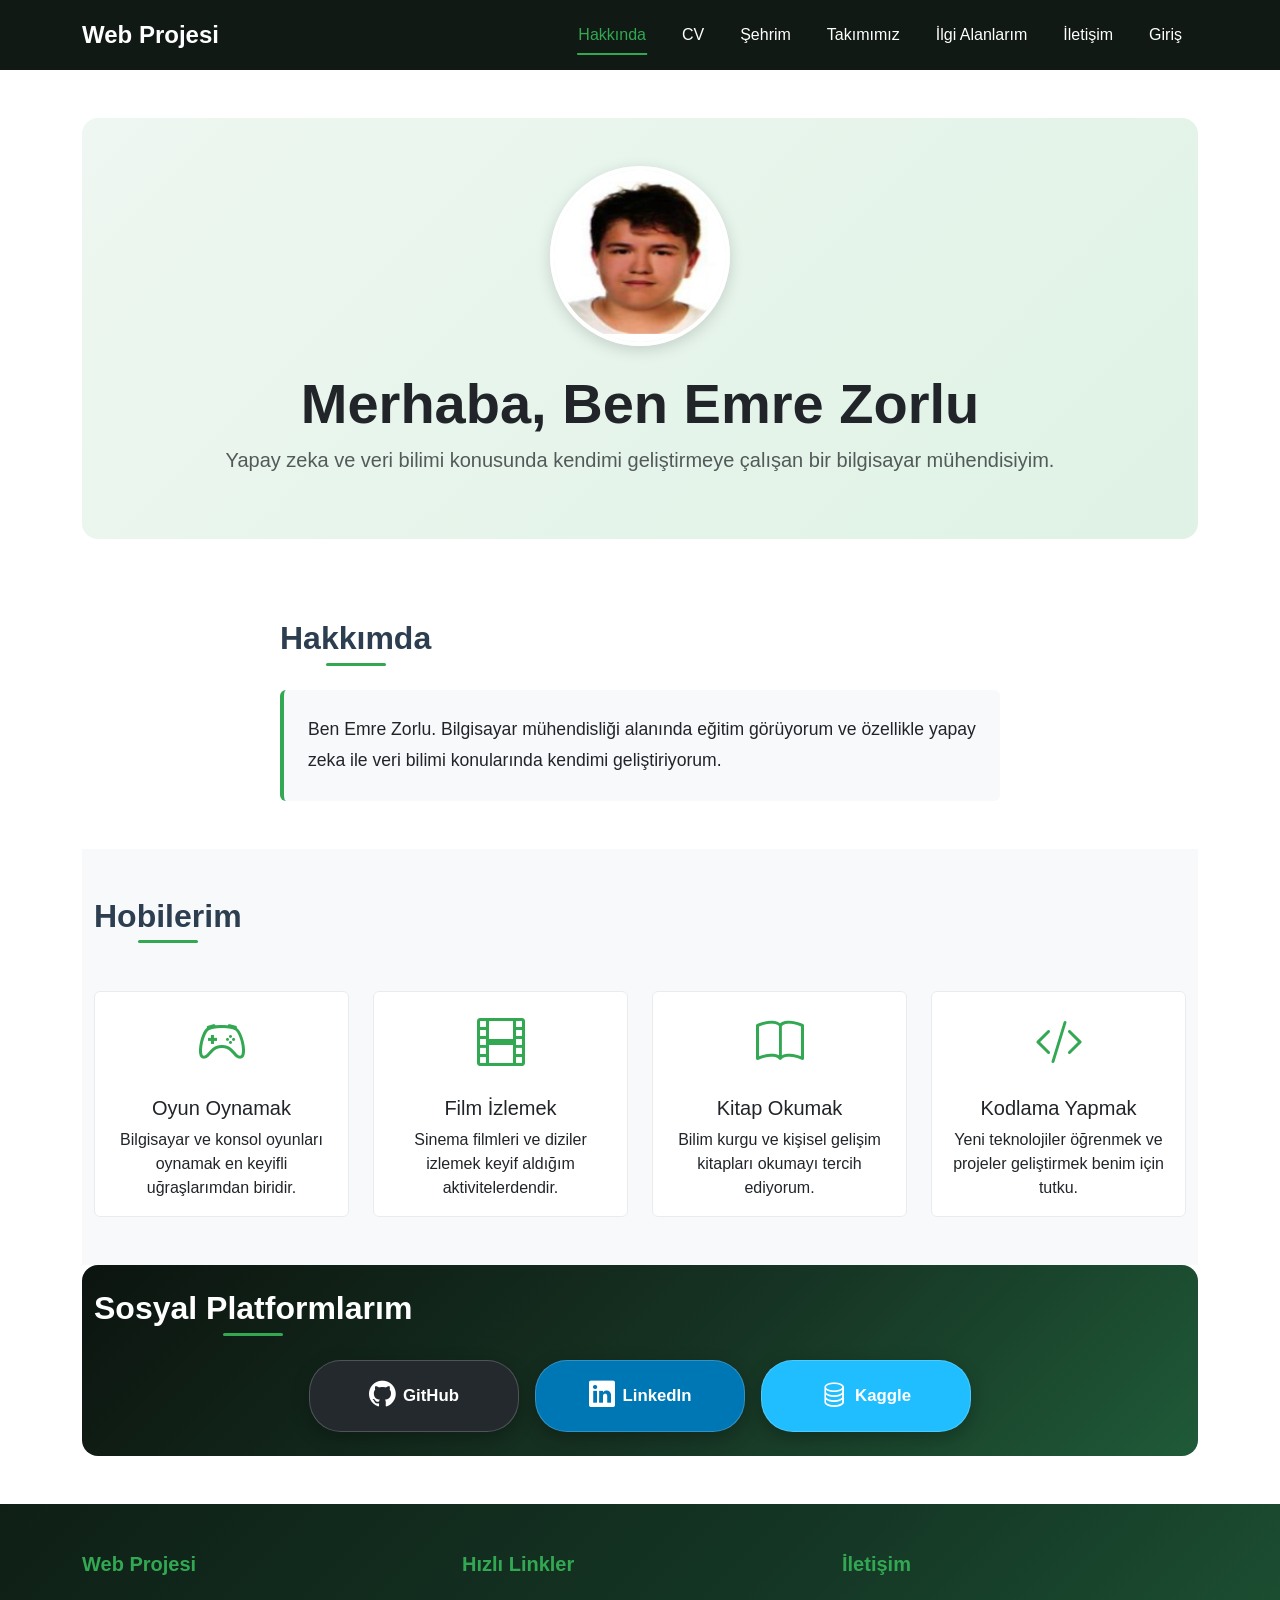
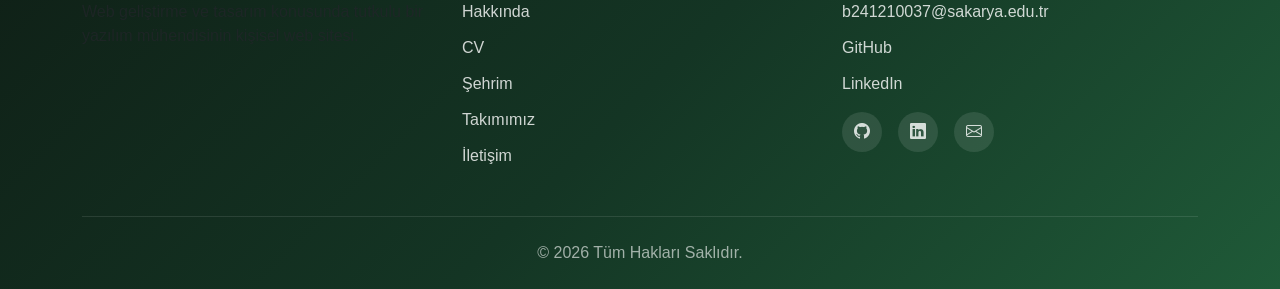
<file: index.html>
<!DOCTYPE html>
<html lang="tr">
<head>
    <meta charset="UTF-8">
    <meta name="viewport" content="width=device-width, initial-scale=1.0">
    <title>Hakkında - Web Projesi</title>
    <meta name="description" content="Web geliştirme ve tasarım konusunda tutkulu bir yazılım mühendisinin kişisel web sitesi.">
    <link rel="stylesheet" href="https://cdn.jsdelivr.net/npm/bootstrap@5.3.2/dist/css/bootstrap.min.css">
    <link rel="stylesheet" href="https://cdn.jsdelivr.net/npm/bootstrap-icons@1.11.1/font/bootstrap-icons.css">
    <link rel="stylesheet" href="css/style.css">
</head>
<body>
    <nav class="navbar navbar-dark fixed-top">
        <div class="container">
            <a class="navbar-brand" href="index.html">Web Projesi</a>
            <ul class="navbar-nav ms-auto">
                <li class="nav-item"><a class="nav-link active" href="index.html">Hakkında</a></li>
                <li class="nav-item"><a class="nav-link" href="cv.html">CV</a></li>
                <li class="nav-item"><a class="nav-link" href="sehir.html">Şehrim</a></li>
                <li class="nav-item"><a class="nav-link" href="takim.html">Takımımız</a></li>
                <li class="nav-item"><a class="nav-link" href="ilgi.html">İlgi Alanlarım</a></li>
                <li class="nav-item"><a class="nav-link" href="iletisim.html">İletişim</a></li>
                <li class="nav-item"><a class="nav-link" href="login.html">Giriş</a></li>
            </ul>
        </div>
    </nav>

    <main class="container my-5">
        <section id="hero" class="hero-section text-center py-5">
            <div class="container">
                <div class="row align-items-center">
                    <div class="col-12">
                        <img src="img/profil.png" alt="Profil Fotoğrafı" class="hero-profile-img mb-4">
                        <h1 class="display-4 fw-bold">Merhaba, Ben Emre Zorlu</h1>
                        <p class="lead text-muted">Yapay zeka ve veri bilimi konusunda kendimi geliştirmeye çalışan bir bilgisayar mühendisiyim.</p>
                    </div>
                </div>
            </div>
        </section>

        <section id="hakkimda" class="py-5">
            <div class="container">
                <div class="row justify-content-center">
                    <div class="col-lg-8">
                        <h2 class="section-title text-center mb-4">Hakkımda</h2>
                        <div class="about-content bg-light p-4 rounded">
                            <p class="mb-0">Ben Emre Zorlu. Bilgisayar mühendisliği alanında eğitim görüyorum ve özellikle yapay zeka ile veri bilimi konularında kendimi geliştiriyorum.</p>
                        </div>
                    </div>
                </div>
            </div>
        </section>

        <section id="hobiler" class="py-5 bg-light">
            <div class="container">
                <h2 class="section-title text-center mb-5">Hobilerim</h2>
                <div class="row g-4">
                    <div class="col-md-6 col-lg-3">
                        <article class="card h-100">
                            <div class="card-body text-center">
                                <i class="bi bi-controller hobby-icon"></i>
                                <h3 class="h5 card-title mt-3">Oyun Oynamak</h3>
                                <p class="card-text">Bilgisayar ve konsol oyunları oynamak en keyifli uğraşlarımdan biridir.</p>
                            </div>
                        </article>
                    </div>
                    <div class="col-md-6 col-lg-3">
                        <article class="card h-100">
                            <div class="card-body text-center">
                                <i class="bi bi-film hobby-icon"></i>
                                <h3 class="h5 card-title mt-3">Film İzlemek</h3>
                                <p class="card-text">Sinema filmleri ve diziler izlemek keyif aldığım aktivitelerdendir.</p>
                            </div>
                        </article>
                    </div>
                    <div class="col-md-6 col-lg-3">
                        <article class="card h-100">
                            <div class="card-body text-center">
                                <i class="bi bi-book hobby-icon"></i>
                                <h3 class="h5 card-title mt-3">Kitap Okumak</h3>
                                <p class="card-text">Bilim kurgu ve kişisel gelişim kitapları okumayı tercih ediyorum.</p>
                            </div>
                        </article>
                    </div>
                    <div class="col-md-6 col-lg-3">
                        <article class="card h-100">
                            <div class="card-body text-center">
                                <i class="bi bi-code-slash hobby-icon"></i>
                                <h3 class="h5 card-title mt-3">Kodlama Yapmak</h3>
                                <p class="card-text">Yeni teknolojiler öğrenmek ve projeler geliştirmek benim için tutku.</p>
                            </div>
                        </article>
                    </div>
                </div>
            </div>
        </section>

        <section id="sosyal" class="py-4 text-white">
            <div class="container">
                <h2 class="section-title text-center mb-4">Sosyal Platformlarım</h2>
                <div class="row justify-content-center g-3">
                    <div class="col-auto">
                        <a href="https://github.com/emrezorlu1239" target="_blank" class="social-btn github-btn">
                            <i class="bi bi-github"></i>
                            <span>GitHub</span>
                        </a>
                    </div>
                    <div class="col-auto">
                        <a href="https://www.linkedin.com/in/emre-zorlu-61131b31a/" target="_blank" class="social-btn linkedin-btn">
                            <i class="bi bi-linkedin"></i>
                            <span>LinkedIn</span>
                        </a>
                    </div>
                    <div class="col-auto">
                        <a href="https://www.kaggle.com" target="_blank" class="social-btn kaggle-btn">
                            <i class="bi bi-database"></i>
                            <span>Kaggle</span>
                        </a>
                    </div>
                </div>
            </div>
        </section>
    </main>

    <footer>
        <div class="container">
            <div class="row">
                <div class="col-md-4 mb-4 mb-md-0">
                    <h5>Web Projesi</h5>
                    <p class="text-muted">Web geliştirme ve tasarım konusunda tutkulu bir yazılım mühendisinin kişisel web sitesi.</p>
                </div>
                <div class="col-md-4 mb-4 mb-md-0">
                    <h5>Hızlı Linkler</h5>
                    <ul>
                        <li><a href="index.html">Hakkında</a></li>
                        <li><a href="cv.html">CV</a></li>
                        <li><a href="sehir.html">Şehrim</a></li>
                        <li><a href="takim.html">Takımımız</a></li>
                        <li><a href="iletisim.html">İletişim</a></li>
                    </ul>
                </div>
                <div class="col-md-4">
                    <h5>İletişim</h5>
                    <ul>
                        <li><a href="mailto:b241210037@sakarya.edu.tr">b241210037@sakarya.edu.tr</a></li>
                        <li><a href="https://github.com/emrezorlu1239" target="_blank">GitHub</a></li>
                        <li><a href="https://www.linkedin.com/in/emre-zorlu-61131b31a/" target="_blank">LinkedIn</a></li>
                    </ul>
                    <div class="footer-social">
                        <a href="https://github.com/emrezorlu1239" target="_blank"><i class="bi bi-github"></i></a>
                        <a href="https://www.linkedin.com/in/emre-zorlu-61131b31a/" target="_blank"><i class="bi bi-linkedin"></i></a>
                        <a href="mailto:b241210037@sakarya.edu.tr"><i class="bi bi-envelope"></i></a>
                    </div>
                </div>
            </div>
            <div class="footer-bottom">
                <p class="mb-0">&copy; 2026 Tüm Hakları Saklıdır.</p>
            </div>
        </div>
    </footer>

    <script src="https://cdn.jsdelivr.net/npm/bootstrap@5.3.2/dist/js/bootstrap.bundle.min.js"></script>
    <script src="js/main.js"></script>
</body>
</html>
</file>
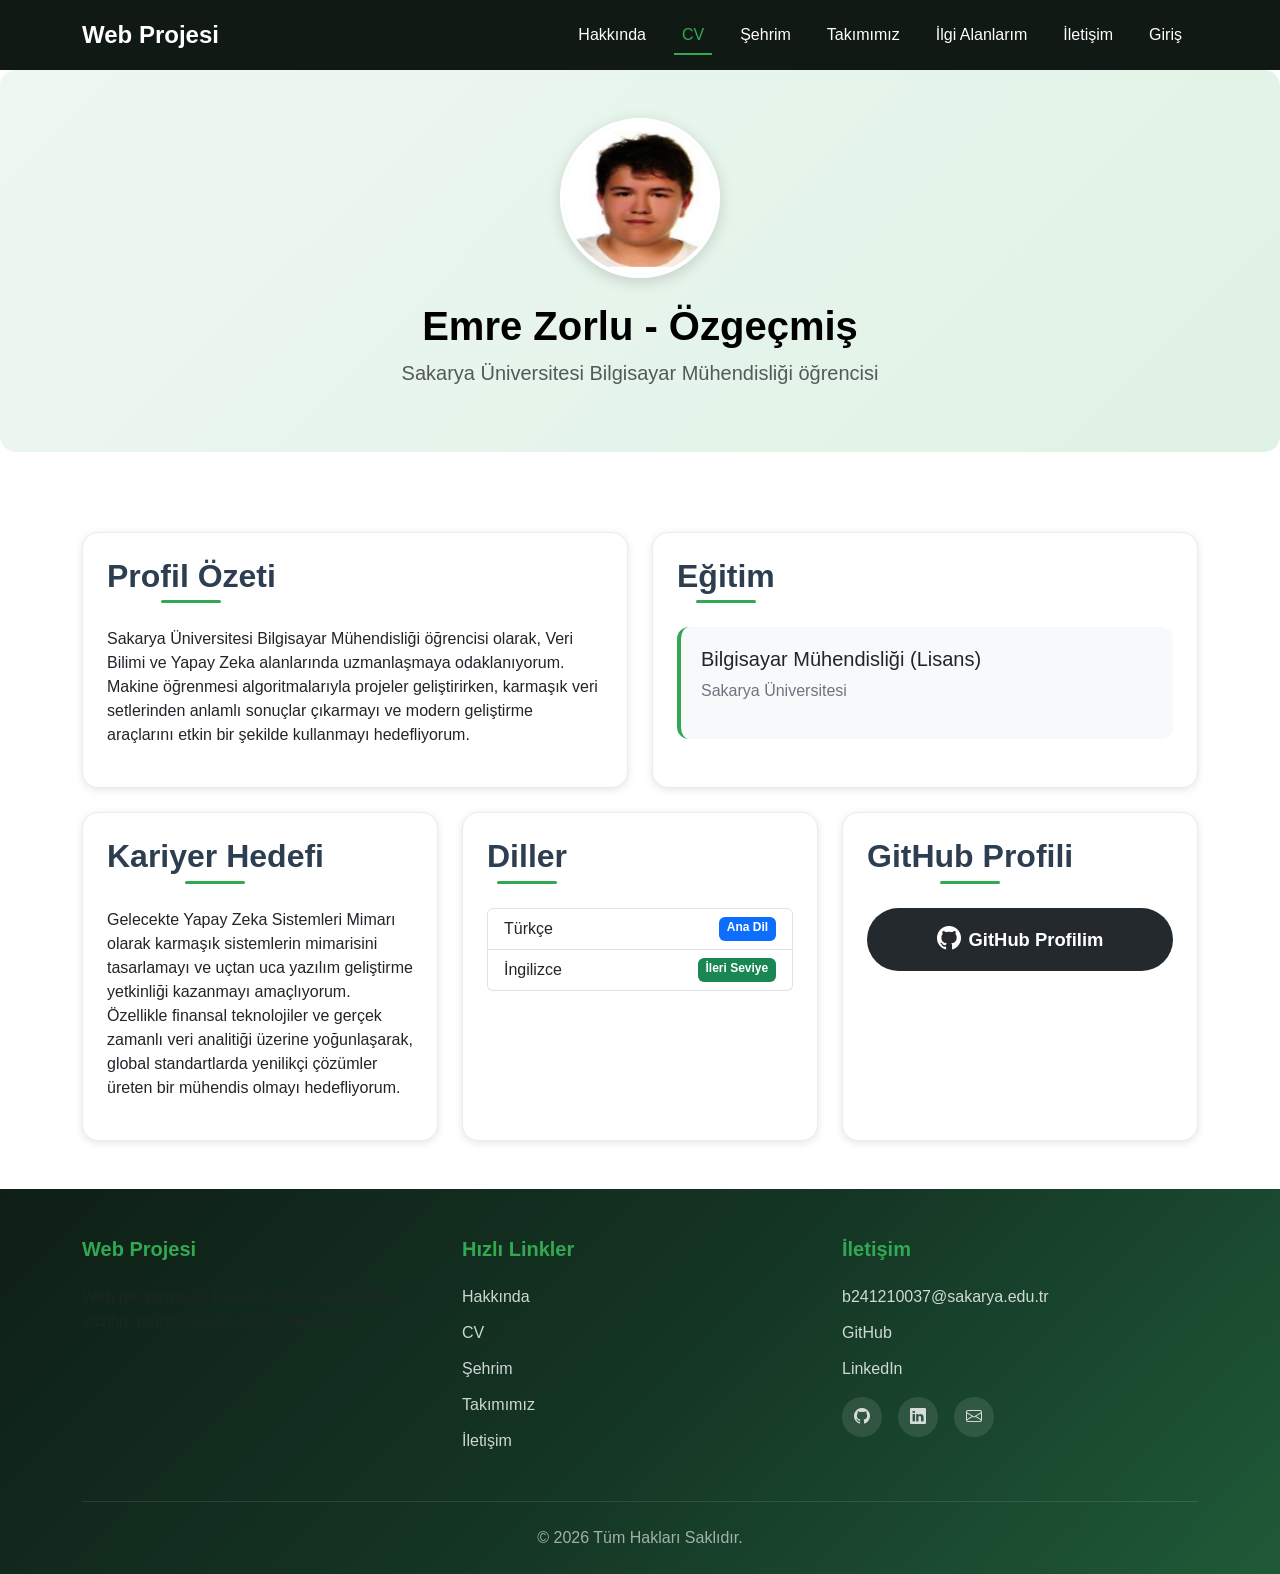
<file: cv.html>
<!DOCTYPE html>
<html lang="tr">
<head>
    <meta charset="UTF-8">
    <meta name="viewport" content="width=device-width, initial-scale=1.0">
    <title>CV - Özgeçmiş | Web Projesi</title>
    <meta name="description" content="Yazılım mühendisi özgeçmişi. Eğitim, deneyim ve teknik beceriler.">
    <link rel="stylesheet" href="https://cdn.jsdelivr.net/npm/bootstrap@5.3.2/dist/css/bootstrap.min.css">
    <link rel="stylesheet" href="https://cdn.jsdelivr.net/npm/bootstrap-icons@1.11.1/font/bootstrap-icons.css">
    <link rel="stylesheet" href="css/style.css">
</head>
<body>
    <nav class="navbar navbar-dark fixed-top">
        <div class="container">
            <a class="navbar-brand" href="index.html">Web Projesi</a>
            <ul class="navbar-nav ms-auto">
                <li class="nav-item"><a class="nav-link" href="index.html">Hakkında</a></li>
                <li class="nav-item"><a class="nav-link active" href="cv.html">CV</a></li>
                <li class="nav-item"><a class="nav-link" href="sehir.html">Şehrim</a></li>
                <li class="nav-item"><a class="nav-link" href="takim.html">Takımımız</a></li>
                <li class="nav-item"><a class="nav-link" href="ilgi.html">İlgi Alanlarım</a></li>
                <li class="nav-item"><a class="nav-link" href="iletisim.html">İletişim</a></li>
                <li class="nav-item"><a class="nav-link" href="login.html">Giriş</a></li>
            </ul>
        </div>
    </nav>

    <header class="cv-header text-center py-5">
        <div class="container">
            <div class="row justify-content-center">
                <div class="col-lg-8">
                    <img src="img/profil.png" alt="Profil Fotoğrafı" class="cv-profile-img mb-4">
                    <h1>Emre Zorlu - Özgeçmiş</h1>
                    <p class="lead text-muted">Sakarya Üniversitesi Bilgisayar Mühendisliği öğrencisi</p>
                </div>
            </div>
        </div>
    </header>

    <main class="container my-5">
        <section id="cv-icerik" class="row g-4">
            <article class="col-lg-6">
                <section class="cv-card">
                    <h2 class="section-title mb-4">Profil Özeti</h2>
                    <p>Sakarya Üniversitesi Bilgisayar Mühendisliği öğrencisi olarak, Veri Bilimi ve Yapay Zeka alanlarında uzmanlaşmaya odaklanıyorum. Makine öğrenmesi algoritmalarıyla projeler geliştirirken, karmaşık veri setlerinden anlamlı sonuçlar çıkarmayı ve modern geliştirme araçlarını etkin bir şekilde kullanmayı hedefliyorum.</p>
                </section>
            </article>
            <article class="col-lg-6">
                <section class="cv-card">
                    <h2 class="section-title mb-4">Eğitim</h2>
                    <div class="edu-card">
                        <h3 class="h5">Bilgisayar Mühendisliği (Lisans)</h3>
                        <p class="edu-school">Sakarya Üniversitesi</p>
                    </div>
                </section>
            </article>
            <article class="col-lg-4">
                <section class="cv-card">
                    <h2 class="section-title mb-4">Kariyer Hedefi</h2>
                    <p>Gelecekte Yapay Zeka Sistemleri Mimarı olarak karmaşık sistemlerin mimarisini tasarlamayı ve uçtan uca yazılım geliştirme yetkinliği kazanmayı amaçlıyorum. Özellikle finansal teknolojiler ve gerçek zamanlı veri analitiği üzerine yoğunlaşarak, global standartlarda yenilikçi çözümler üreten bir mühendis olmayı hedefliyorum.</p>
                </section>
            </article>
            <article class="col-lg-4">
                <section class="cv-card">
                    <h2 class="section-title mb-4">Diller</h2>
                    <ul class="list-group">
                        <li class="list-group-item d-flex justify-content-between">Türkçe<span class="badge bg-primary">Ana Dil</span></li>
                        <li class="list-group-item d-flex justify-content-between">İngilizce<span class="badge bg-success">İleri Seviye</span></li>
                    </ul>
                </section>
            </article>
            <article class="col-lg-4">
                <section class="cv-card">
                    <h2 class="section-title mb-4">GitHub Profili</h2>
                    <div class="text-center">
                        <a href="https://github.com/emrezorlu1239" target="_blank" class="github-card-btn btn-lg">
                            <i class="bi bi-github fs-4"></i> GitHub Profilim
                        </a>
                    </div>
                </section>
            </article>
        </section>
    </main>

    <footer>
        <div class="container">
            <div class="row">
                <div class="col-md-4 mb-4 mb-md-0">
                    <h5>Web Projesi</h5>
                    <p class="text-muted">Web geliştirme ve tasarım konusunda tutkulu bir yazılım mühendisinin kişisel web sitesi.</p>
                </div>
                <div class="col-md-4 mb-4 mb-md-0">
                    <h5>Hızlı Linkler</h5>
                    <ul>
                        <li><a href="index.html">Hakkında</a></li>
                        <li><a href="cv.html">CV</a></li>
                        <li><a href="sehir.html">Şehrim</a></li>
                        <li><a href="takim.html">Takımımız</a></li>
                        <li><a href="iletisim.html">İletişim</a></li>
                    </ul>
                </div>
                <div class="col-md-4">
                    <h5>İletişim</h5>
                    <ul>
                        <li><a href="mailto:b241210037@sakarya.edu.tr">b241210037@sakarya.edu.tr</a></li>
                        <li><a href="https://github.com/emrezorlu1239" target="_blank">GitHub</a></li>
                        <li><a href="https://www.linkedin.com/in/emre-zorlu-61131b31a/" target="_blank">LinkedIn</a></li>
                    </ul>
                    <div class="footer-social">
                        <a href="https://github.com/emrezorlu1239" target="_blank"><i class="bi bi-github"></i></a>
                        <a href="https://www.linkedin.com/in/emre-zorlu-61131b31a/" target="_blank"><i class="bi bi-linkedin"></i></a>
                        <a href="mailto:b241210037@sakarya.edu.tr"><i class="bi bi-envelope"></i></a>
                    </div>
                </div>
            </div>
            <div class="footer-bottom">
                <p class="mb-0">&copy; 2026 Tüm Hakları Saklıdır.</p>
            </div>
        </div>
    </footer>

    <script src="https://cdn.jsdelivr.net/npm/bootstrap@5.3.2/dist/js/bootstrap.bundle.min.js"></script>
    <script src="js/main.js"></script>
</body>
</html>
</file>
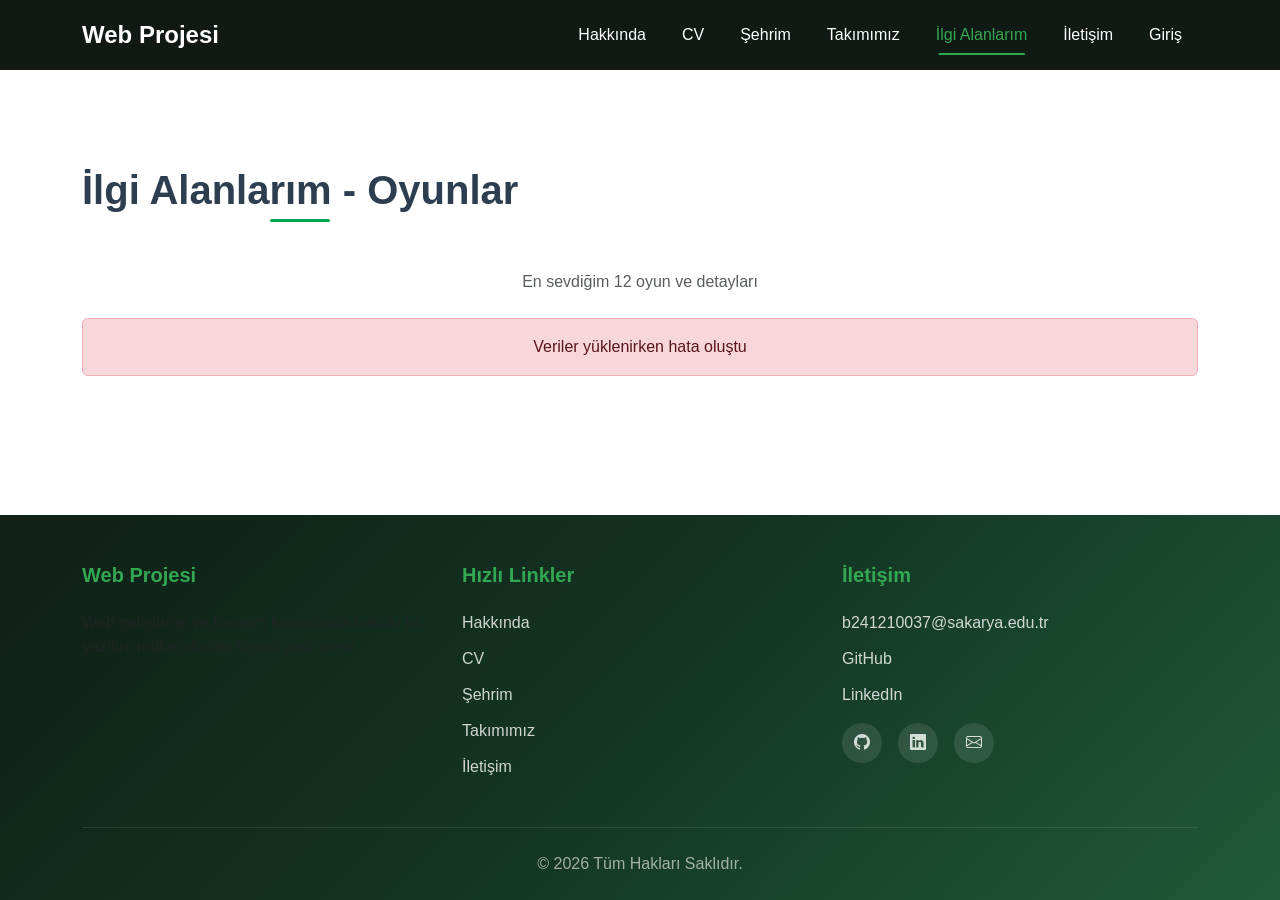
<file: ilgi.html>
<!DOCTYPE html>
<html lang="tr">
<head>
    <meta charset="UTF-8">
    <meta name="viewport" content="width=device-width, initial-scale=1.0">
    <title>İlgi Alanlarım - Oyunlar | Web Projesi</title>
    <meta name="description" content="En sevdiğim 12 popüler oyun.">
    <link rel="stylesheet" href="https://cdn.jsdelivr.net/npm/bootstrap@5.3.2/dist/css/bootstrap.min.css">
    <link rel="stylesheet" href="https://cdn.jsdelivr.net/npm/bootstrap-icons@1.11.1/font/bootstrap-icons.css">
    <link rel="stylesheet" href="css/style.css">
</head>
<body>
    <nav class="navbar navbar-dark fixed-top">
        <div class="container">
            <a class="navbar-brand" href="index.html">Web Projesi</a>
            <ul class="navbar-nav ms-auto">
                <li class="nav-item"><a class="nav-link" href="index.html">Hakkında</a></li>
                <li class="nav-item"><a class="nav-link" href="cv.html">CV</a></li>
                <li class="nav-item"><a class="nav-link" href="sehir.html">Şehrim</a></li>
                <li class="nav-item"><a class="nav-link" href="takim.html">Takımımız</a></li>
                <li class="nav-item"><a class="nav-link active" href="ilgi.html">İlgi Alanlarım</a></li>
                <li class="nav-item"><a class="nav-link" href="iletisim.html">İletişim</a></li>
                <li class="nav-item"><a class="nav-link" href="login.html">Giriş</a></li>
            </ul>
        </div>
    </nav>

    <main class="container my-5 py-5">
        <h1 class="text-center mb-5 section-title games-section-title">İlgi Alanlarım - Oyunlar</h1>
        <p class="text-center text-muted mb-4">En sevdiğim 12 oyun ve detayları</p>

        <div id="spinner" class="text-center my-5">
            <div class="spinner-border text-success spinner-lg" role="status">
                <span class="visually-hidden">Yükleniyor...</span>
            </div>
            <p class="mt-3 text-muted">Oyunlar yükleniyor...</p>
        </div>

        <div id="errorMsg" class="alert alert-danger text-center d-none" role="alert">
            Veriler yüklenirken hata oluştu
        </div>

        <div id="gamesContainer" class="row g-4">
        </div>
    </main>

    <footer>
        <div class="container">
            <div class="row">
                <div class="col-md-4 mb-4 mb-md-0">
                    <h5>Web Projesi</h5>
                    <p class="text-muted">Web geliştirme ve tasarım konusunda tutkulu bir yazılım mühendisinin kişisel web sitesi.</p>
                </div>
                <div class="col-md-4 mb-4 mb-md-0">
                    <h5>Hızlı Linkler</h5>
                    <ul>
                        <li><a href="index.html">Hakkında</a></li>
                        <li><a href="cv.html">CV</a></li>
                        <li><a href="sehir.html">Şehrim</a></li>
                        <li><a href="takim.html">Takımımız</a></li>
                        <li><a href="iletisim.html">İletişim</a></li>
                    </ul>
                </div>
                <div class="col-md-4">
                    <h5>İletişim</h5>
                    <ul>
                        <li><a href="mailto:b241210037@sakarya.edu.tr">b241210037@sakarya.edu.tr</a></li>
                        <li><a href="https://github.com/emrezorlu1239" target="_blank">GitHub</a></li>
                        <li><a href="https://www.linkedin.com/in/emre-zorlu-61131b31a/" target="_blank">LinkedIn</a></li>
                    </ul>
                    <div class="footer-social">
                        <a href="https://github.com/emrezorlu1239" target="_blank"><i class="bi bi-github"></i></a>
                        <a href="https://www.linkedin.com/in/emre-zorlu-61131b31a/" target="_blank"><i class="bi bi-linkedin"></i></a>
                        <a href="mailto:b241210037@sakarya.edu.tr"><i class="bi bi-envelope"></i></a>
                    </div>
                </div>
            </div>
            <div class="footer-bottom">
                <p class="mb-0">&copy; 2026 Tüm Hakları Saklıdır.</p>
            </div>
        </div>
    </footer>

    <script src="https://cdn.jsdelivr.net/npm/bootstrap@5.3.2/dist/js/bootstrap.bundle.min.js"></script>
    <script src="js/main.js"></script>
</body>
</html>
</file>
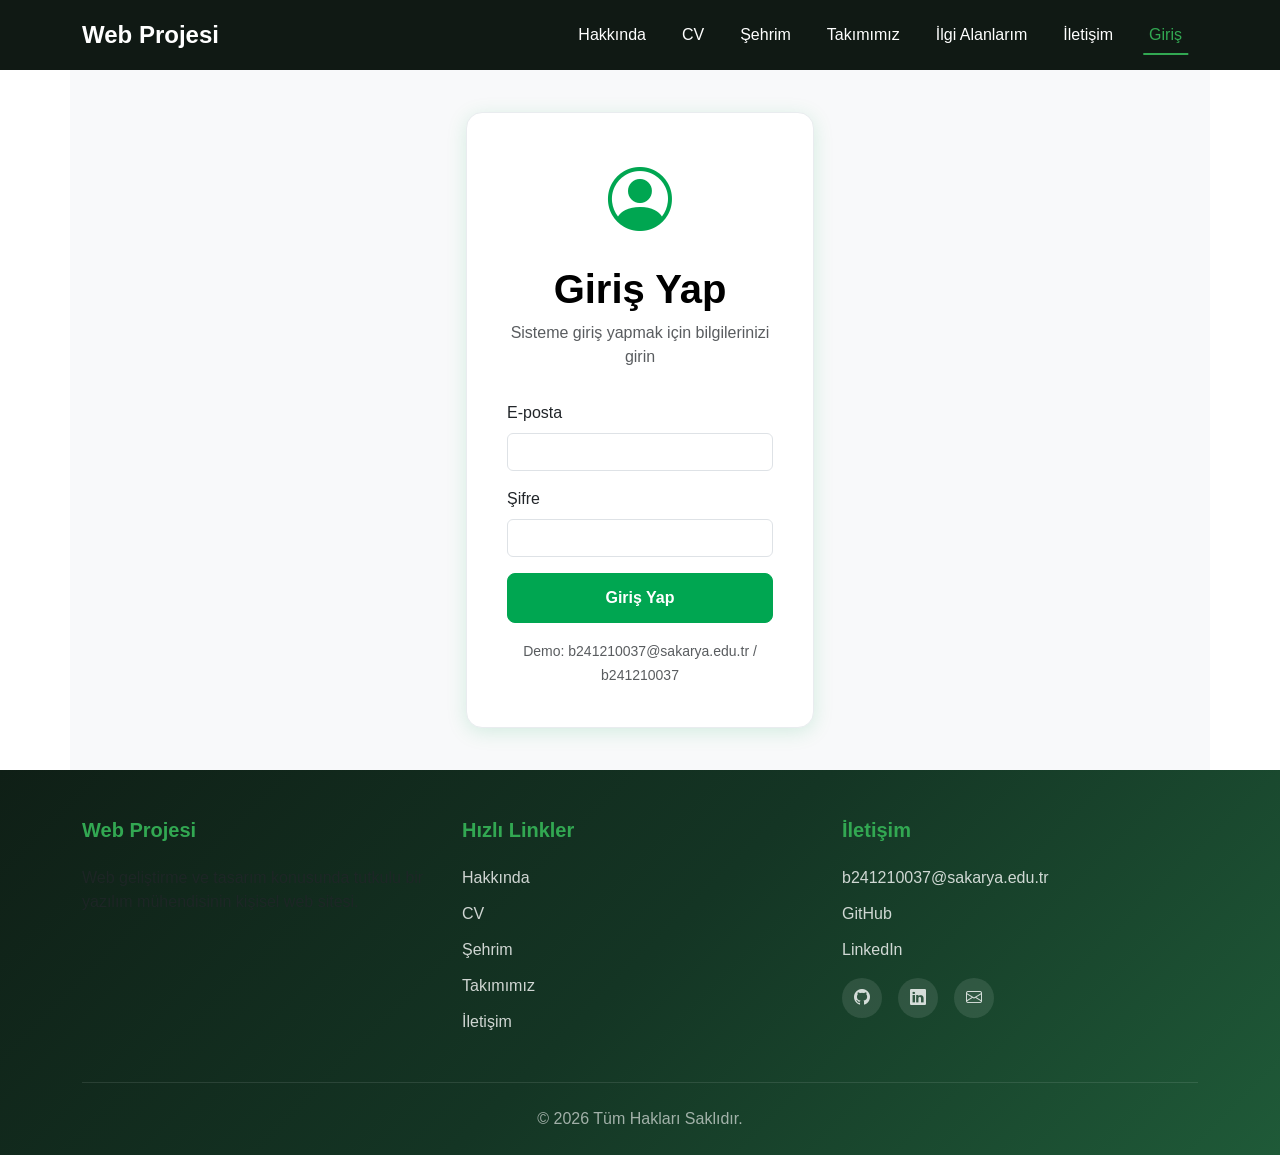
<file: login.html>
<!DOCTYPE html>
<html lang="tr">
<head>
    <meta charset="UTF-8">
    <meta name="viewport" content="width=device-width, initial-scale=1.0">
    <title>Giriş Yap | Web Projesi</title>
    <meta name="description" content="Giriş sayfası. Kullanıcı adı ve şifrenizle sisteme giriş yapabilirsiniz.">
    <link rel="stylesheet" href="https://cdn.jsdelivr.net/npm/bootstrap@5.3.2/dist/css/bootstrap.min.css">
    <link rel="stylesheet" href="https://cdn.jsdelivr.net/npm/bootstrap-icons@1.11.1/font/bootstrap-icons.css">
    <link rel="stylesheet" href="css/style.css">
</head>
<body>
    <nav class="navbar navbar-dark fixed-top">
        <div class="container">
            <a class="navbar-brand" href="index.html">Web Projesi</a>
            <ul class="navbar-nav ms-auto">
                <li class="nav-item"><a class="nav-link" href="index.html">Hakkında</a></li>
                <li class="nav-item"><a class="nav-link" href="cv.html">CV</a></li>
                <li class="nav-item"><a class="nav-link" href="sehir.html">Şehrim</a></li>
                <li class="nav-item"><a class="nav-link" href="takim.html">Takımımız</a></li>
                <li class="nav-item"><a class="nav-link" href="ilgi.html">İlgi Alanlarım</a></li>
                <li class="nav-item"><a class="nav-link" href="iletisim.html">İletişim</a></li>
                <li class="nav-item"><a class="nav-link active" href="login.html">Giriş</a></li>
            </ul>
        </div>
    </nav>

    <main class="container d-flex align-items-center justify-content-center login-page-main">
        <div class="row justify-content-center w-100">
            <div class="col-md-6 col-lg-4">
                <div class="login-card">
                    <div class="login-header">
                        <i class="bi bi-person-circle login-icon"></i>
                        <h1 class="mt-3">Giriş Yap</h1>
                        <p class="text-muted">Sisteme giriş yapmak için bilgilerinizi girin</p>
                    </div>
                    <div class="alert-error" id="errorMessage">
                        <i class="bi bi-exclamation-triangle-fill"></i> <span id="errorText">E-posta veya şifre hatalı!</span>
                    </div>
                    <form id="loginForm" action="php/login_islem.php" method="POST">
                        <div class="mb-3">
                            <label for="email" class="form-label">E-posta</label>
                            <input type="email" class="form-control" id="email" name="email">
                            <span class="login-error" id="emailLoginError"></span>
                        </div>
                        <div class="mb-3">
                            <label for="password" class="form-label">Şifre</label>
                            <input type="password" class="form-control" id="password" name="password">
                            <span class="login-error" id="passwordLoginError"></span>
                        </div>
                        <div class="d-grid mb-3">
                            <button type="submit" class="btn btn-login">Giriş Yap</button>
                        </div>
                        <div class="text-center">
                            <small class="text-muted">Demo: b241210037@sakarya.edu.tr / b241210037</small>
                        </div>
                    </form>
                </div>
            </div>
        </div>
    </main>

    <footer>
        <div class="container">
            <div class="row">
                <div class="col-md-4 mb-4 mb-md-0">
                    <h5>Web Projesi</h5>
                    <p class="text-muted">Web geliştirme ve tasarım konusunda tutkulu bir yazılım mühendisinin kişisel web sitesi.</p>
                </div>
                <div class="col-md-4 mb-4 mb-md-0">
                    <h5>Hızlı Linkler</h5>
                    <ul>
                        <li><a href="index.html">Hakkında</a></li>
                        <li><a href="cv.html">CV</a></li>
                        <li><a href="sehir.html">Şehrim</a></li>
                        <li><a href="takim.html">Takımımız</a></li>
                        <li><a href="iletisim.html">İletişim</a></li>
                    </ul>
                </div>
                <div class="col-md-4">
                    <h5>İletişim</h5>
                    <ul>
                        <li><a href="mailto:b241210037@sakarya.edu.tr">b241210037@sakarya.edu.tr</a></li>
                        <li><a href="https://github.com/emrezorlu1239" target="_blank">GitHub</a></li>
                        <li><a href="https://www.linkedin.com/in/emre-zorlu-61131b31a/" target="_blank">LinkedIn</a></li>
                    </ul>
                    <div class="footer-social">
                        <a href="https://github.com/emrezorlu1239" target="_blank"><i class="bi bi-github"></i></a>
                        <a href="https://www.linkedin.com/in/emre-zorlu-61131b31a/" target="_blank"><i class="bi bi-linkedin"></i></a>
                        <a href="mailto:b241210037@sakarya.edu.tr"><i class="bi bi-envelope"></i></a>
                    </div>
                </div>
            </div>
            <div class="footer-bottom">
                <p class="mb-0">&copy; 2026 Tüm Hakları Saklıdır.</p>
            </div>
        </div>
    </footer>

    <script src="https://cdn.jsdelivr.net/npm/bootstrap@5.3.2/dist/js/bootstrap.bundle.min.js"></script>
    <script src="js/main.js"></script>
</body>
</html>
</file>
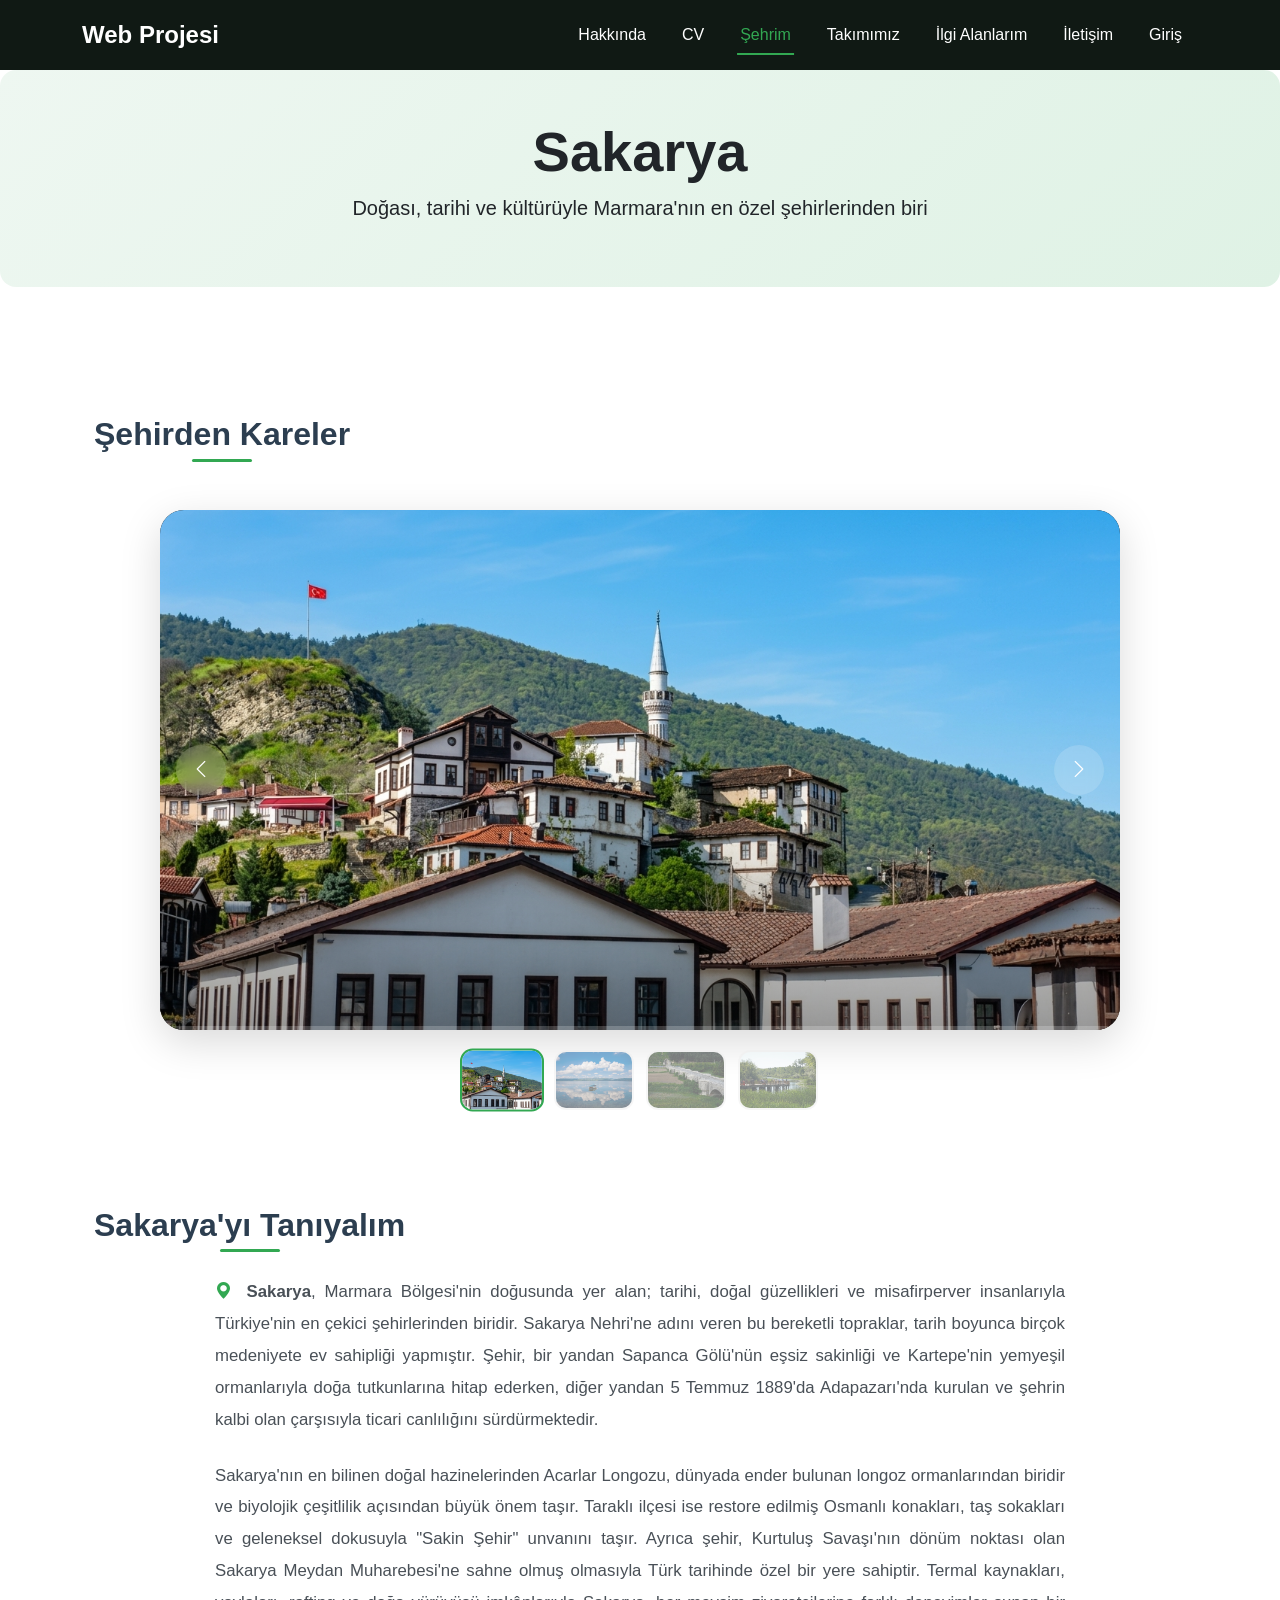
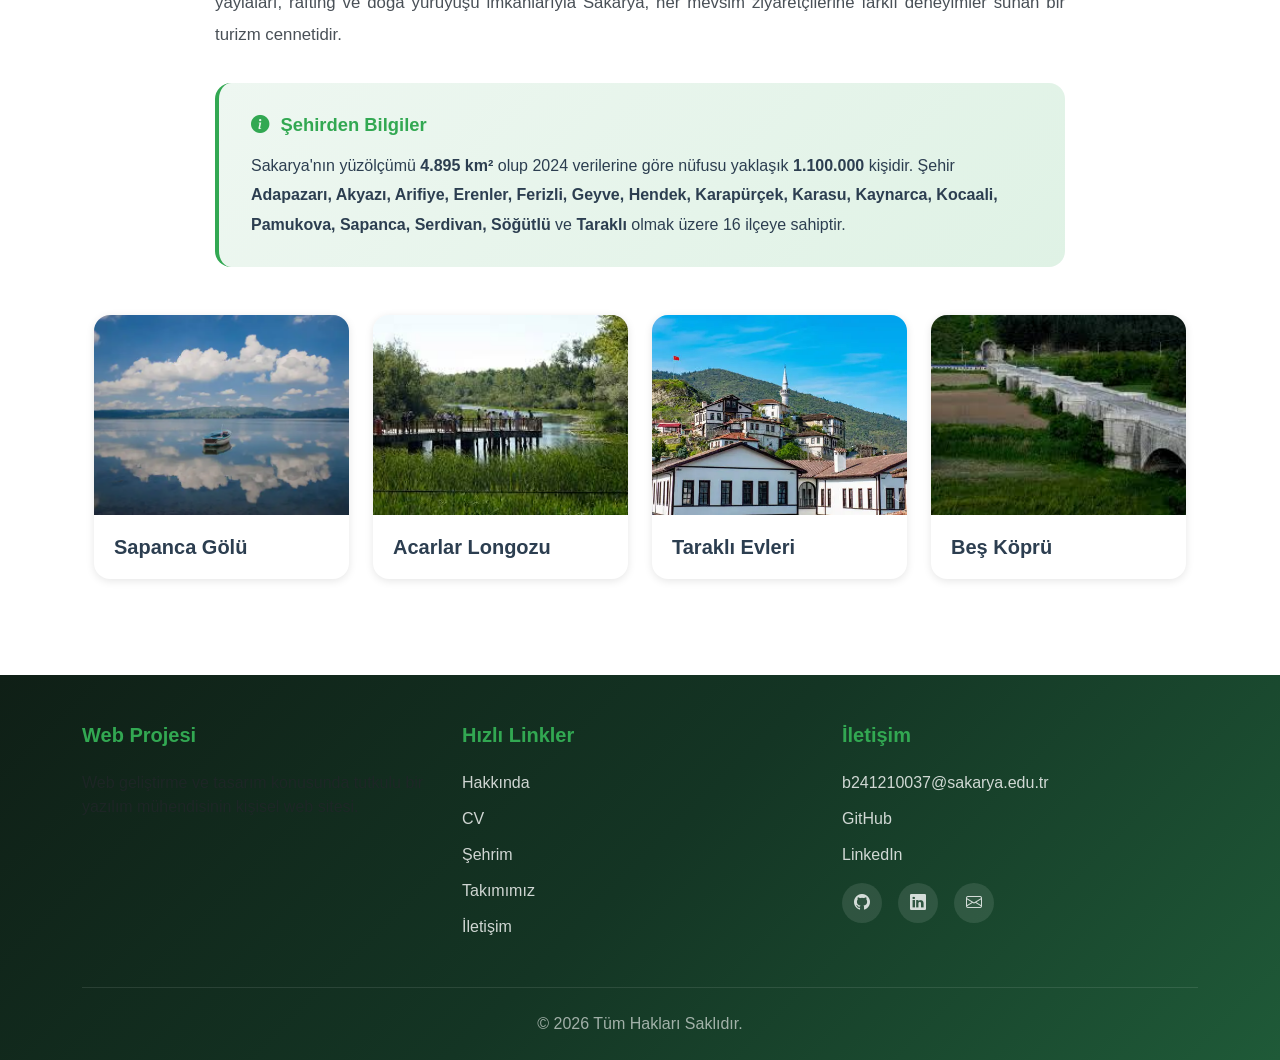
<file: sehir.html>
<!DOCTYPE html>
<html lang="tr">
<head>
    <meta charset="UTF-8">
    <meta name="viewport" content="width=device-width, initial-scale=1.0">
    <title>Şehrim - Sakarya | Web Projesi</title>
    <meta name="description" content="Sakarya şehri tanıtımı ve şehirden fotoğraflar.">
    <link rel="stylesheet" href="https://cdn.jsdelivr.net/npm/bootstrap@5.3.2/dist/css/bootstrap.min.css">
    <link rel="stylesheet" href="https://cdn.jsdelivr.net/npm/bootstrap-icons@1.11.1/font/bootstrap-icons.css">
    <link rel="stylesheet" href="css/style.css">
</head>
<body>
    <nav class="navbar navbar-dark fixed-top">
        <div class="container">
            <a class="navbar-brand" href="index.html">Web Projesi</a>
            <ul class="navbar-nav ms-auto">
                <li class="nav-item"><a class="nav-link" href="index.html">Hakkında</a></li>
                <li class="nav-item"><a class="nav-link" href="cv.html">CV</a></li>
                <li class="nav-item"><a class="nav-link active" href="sehir.html">Şehrim</a></li>
                <li class="nav-item"><a class="nav-link" href="takim.html">Takımımız</a></li>
                <li class="nav-item"><a class="nav-link" href="ilgi.html">İlgi Alanlarım</a></li>
                <li class="nav-item"><a class="nav-link" href="iletisim.html">İletişim</a></li>
                <li class="nav-item"><a class="nav-link" href="login.html">Giriş</a></li>
            </ul>
        </div>
    </nav>

    <header class="city-header text-center py-5">
        <div class="container">
            <h1 class="display-4 fw-bold">Sakarya</h1>
            <p class="lead">Doğası, tarihi ve kültürüyle Marmara'nın en özel şehirlerinden biri</p>
        </div>
    </header>

    <main class="container my-5">
        <section id="sehir-fotograflari" class="py-5">
            <div class="container">
                <h2 class="section-title text-center mb-5">Şehirden Kareler</h2>
                <div class="carousel-slider" id="carouselSlider">
                    <div class="carousel-window">
                        <div class="carousel-track" id="carouselTrack">
                            <div class="carousel-slide active">
                                <div class="slide-image">
                                    <img src="img/sehir/foto1.png" alt="Sakarya">
                                    <div class="slide-glass"></div>
                                </div>
                            </div>
                            <div class="carousel-slide">
                                <div class="slide-image">
                                    <img src="img/sehir/foto2.png" alt="Sakarya">
                                    <div class="slide-glass"></div>
                                </div>
                            </div>
                            <div class="carousel-slide">
                                <div class="slide-image">
                                    <img src="img/sehir/foto3.png" alt="Sakarya">
                                    <div class="slide-glass"></div>
                                </div>
                            </div>
                            <div class="carousel-slide">
                                <div class="slide-image">
                                    <img src="img/sehir/foto4.png" alt="Sakarya">
                                    <div class="slide-glass"></div>
                                </div>
                            </div>
                        </div>
                    </div>
                    <button class="c-arrow c-prev" id="cPrev" aria-label="Önceki">
                        <i class="bi bi-chevron-left"></i>
                    </button>
                    <button class="c-arrow c-next" id="cNext" aria-label="Sonraki">
                        <i class="bi bi-chevron-right"></i>
                    </button>
                    <div class="c-progress">
                        <div class="c-progress-bar" id="cProgressBar"></div>
                    </div>
                </div>
                <div class="carousel-thumbs" id="carouselThumbs">
                    <button class="thumb active" data-index="0">
                        <img src="img/sehir/foto1.png" alt="">
                    </button>
                    <button class="thumb" data-index="1">
                        <img src="img/sehir/foto2.png" alt="">
                    </button>
                    <button class="thumb" data-index="2">
                        <img src="img/sehir/foto3.png" alt="">
                    </button>
                    <button class="thumb" data-index="3">
                        <img src="img/sehir/foto4.png" alt="">
                    </button>
                </div>
            </div>
        </section>

        <section id="sakarya-tanitim" class="py-5">
            <div class="container">
                <h2 class="section-title text-center mb-4">Sakarya'yı Tanıyalım</h2>
                <div class="sakarya-details-text">
                    <p class="sakarya-detail-paragraph">
                        <i class="bi bi-geo-alt-fill accent-icon"></i>
                        <strong>Sakarya</strong>, Marmara Bölgesi'nin doğusunda yer alan; tarihi, doğal güzellikleri ve misafirperver insanlarıyla Türkiye'nin en çekici şehirlerinden biridir. Sakarya Nehri'ne adını veren bu bereketli topraklar, tarih boyunca birçok medeniyete ev sahipliği yapmıştır. Şehir, bir yandan Sapanca Gölü'nün eşsiz sakinliği ve Kartepe'nin yemyeşil ormanlarıyla doğa tutkunlarına hitap ederken, diğer yandan 5 Temmuz 1889'da Adapazarı'nda kurulan ve şehrin kalbi olan çarşısıyla ticari canlılığını sürdürmektedir.
                    </p>
                    <p class="sakarya-detail-paragraph">
                        Sakarya'nın en bilinen doğal hazinelerinden Acarlar Longozu, dünyada ender bulunan longoz ormanlarından biridir ve biyolojik çeşitlilik açısından büyük önem taşır. Taraklı ilçesi ise restore edilmiş Osmanlı konakları, taş sokakları ve geleneksel dokusuyla "Sakin Şehir" unvanını taşır. Ayrıca şehir, Kurtuluş Savaşı'nın dönüm noktası olan Sakarya Meydan Muharebesi'ne sahne olmuş olmasıyla Türk tarihinde özel bir yere sahiptir. Termal kaynakları, yaylaları, rafting ve doğa yürüyüşü imkânlarıyla Sakarya, her mevsim ziyaretçilerine farklı deneyimler sunan bir turizm cennetidir.
                    </p>
                    <div class="sakarya-info-box">
                        <p class="info-box-title">
                            <i class="bi bi-info-circle-fill"></i> Şehirden Bilgiler
                        </p>
                        <p class="info-box-text">
                            Sakarya'nın yüzölçümü <strong>4.895 km²</strong> olup 2024 verilerine göre nüfusu yaklaşık <strong>1.100.000</strong> kişidir. Şehir <strong>Adapazarı, Akyazı, Arifiye, Erenler, Ferizli, Geyve, Hendek, Karapürçek, Karasu, Kaynarca, Kocaali, Pamukova, Sapanca, Serdivan, Söğütlü</strong> ve <strong>Taraklı</strong> olmak üzere 16 ilçeye sahiptir.
                        </p>
                    </div>
                </div>
                <div class="row g-4 mt-4">
                    <div class="col-md-6 col-lg-3">
                        <article class="place-card h-100">
                            <img src="img/sehir1.webp" alt="Sakarya fotograf 1" class="card-img-top">
                            <div class="card-body">
                                <h3 class="h5 card-title mb-0">Sapanca Gölü</h3>
                            </div>
                        </article>
                    </div>
                    <div class="col-md-6 col-lg-3">
                        <article class="place-card h-100">
                            <img src="img/slider1.jpg" alt="Sakarya fotograf 2" class="card-img-top">
                            <div class="card-body">
                                <h3 class="h5 card-title mb-0">Acarlar Longozu</h3>
                            </div>
                        </article>
                    </div>
                    <div class="col-md-6 col-lg-3">
                        <article class="place-card h-100">
                            <img src="img/foto1.webp" alt="Sakarya fotograf 3" class="card-img-top">
                            <div class="card-body">
                                <h3 class="h5 card-title mb-0">Taraklı Evleri</h3>
                            </div>
                        </article>
                    </div>
                    <div class="col-md-6 col-lg-3">
                        <article class="place-card h-100">
                            <img src="img/sehir4.jpg" alt="Sakarya fotograf 4" class="card-img-top">
                            <div class="card-body">
                                <h3 class="h5 card-title mb-0">Beş Köprü</h3>
                            </div>
                        </article>
                    </div>
                </div>
            </div>
        </section>
    </main>

    <footer>
        <div class="container">
            <div class="row">
                <div class="col-md-4 mb-4 mb-md-0">
                    <h5>Web Projesi</h5>
                    <p class="text-muted">Web geliştirme ve tasarım konusunda tutkulu bir yazılım mühendisinin kişisel web sitesi.</p>
                </div>
                <div class="col-md-4 mb-4 mb-md-0">
                    <h5>Hızlı Linkler</h5>
                    <ul>
                        <li><a href="index.html">Hakkında</a></li>
                        <li><a href="cv.html">CV</a></li>
                        <li><a href="sehir.html">Şehrim</a></li>
                        <li><a href="takim.html">Takımımız</a></li>
                        <li><a href="iletisim.html">İletişim</a></li>
                    </ul>
                </div>
                <div class="col-md-4">
                    <h5>İletişim</h5>
                    <ul>
                        <li><a href="mailto:b241210037@sakarya.edu.tr">b241210037@sakarya.edu.tr</a></li>
                        <li><a href="https://github.com/emrezorlu1239" target="_blank">GitHub</a></li>
                        <li><a href="https://www.linkedin.com/in/emre-zorlu-61131b31a/" target="_blank">LinkedIn</a></li>
                    </ul>
                    <div class="footer-social">
                        <a href="https://github.com/emrezorlu1239" target="_blank"><i class="bi bi-github"></i></a>
                        <a href="https://www.linkedin.com/in/emre-zorlu-61131b31a/" target="_blank"><i class="bi bi-linkedin"></i></a>
                        <a href="mailto:b241210037@sakarya.edu.tr"><i class="bi bi-envelope"></i></a>
                    </div>
                </div>
            </div>
            <div class="footer-bottom">
                <p class="mb-0">&copy; 2026 Tüm Hakları Saklıdır.</p>
            </div>
        </div>
    </footer>

    <script src="https://cdn.jsdelivr.net/npm/bootstrap@5.3.2/dist/js/bootstrap.bundle.min.js"></script>
    <script src="js/main.js"></script>
</body>
</html>
</file>
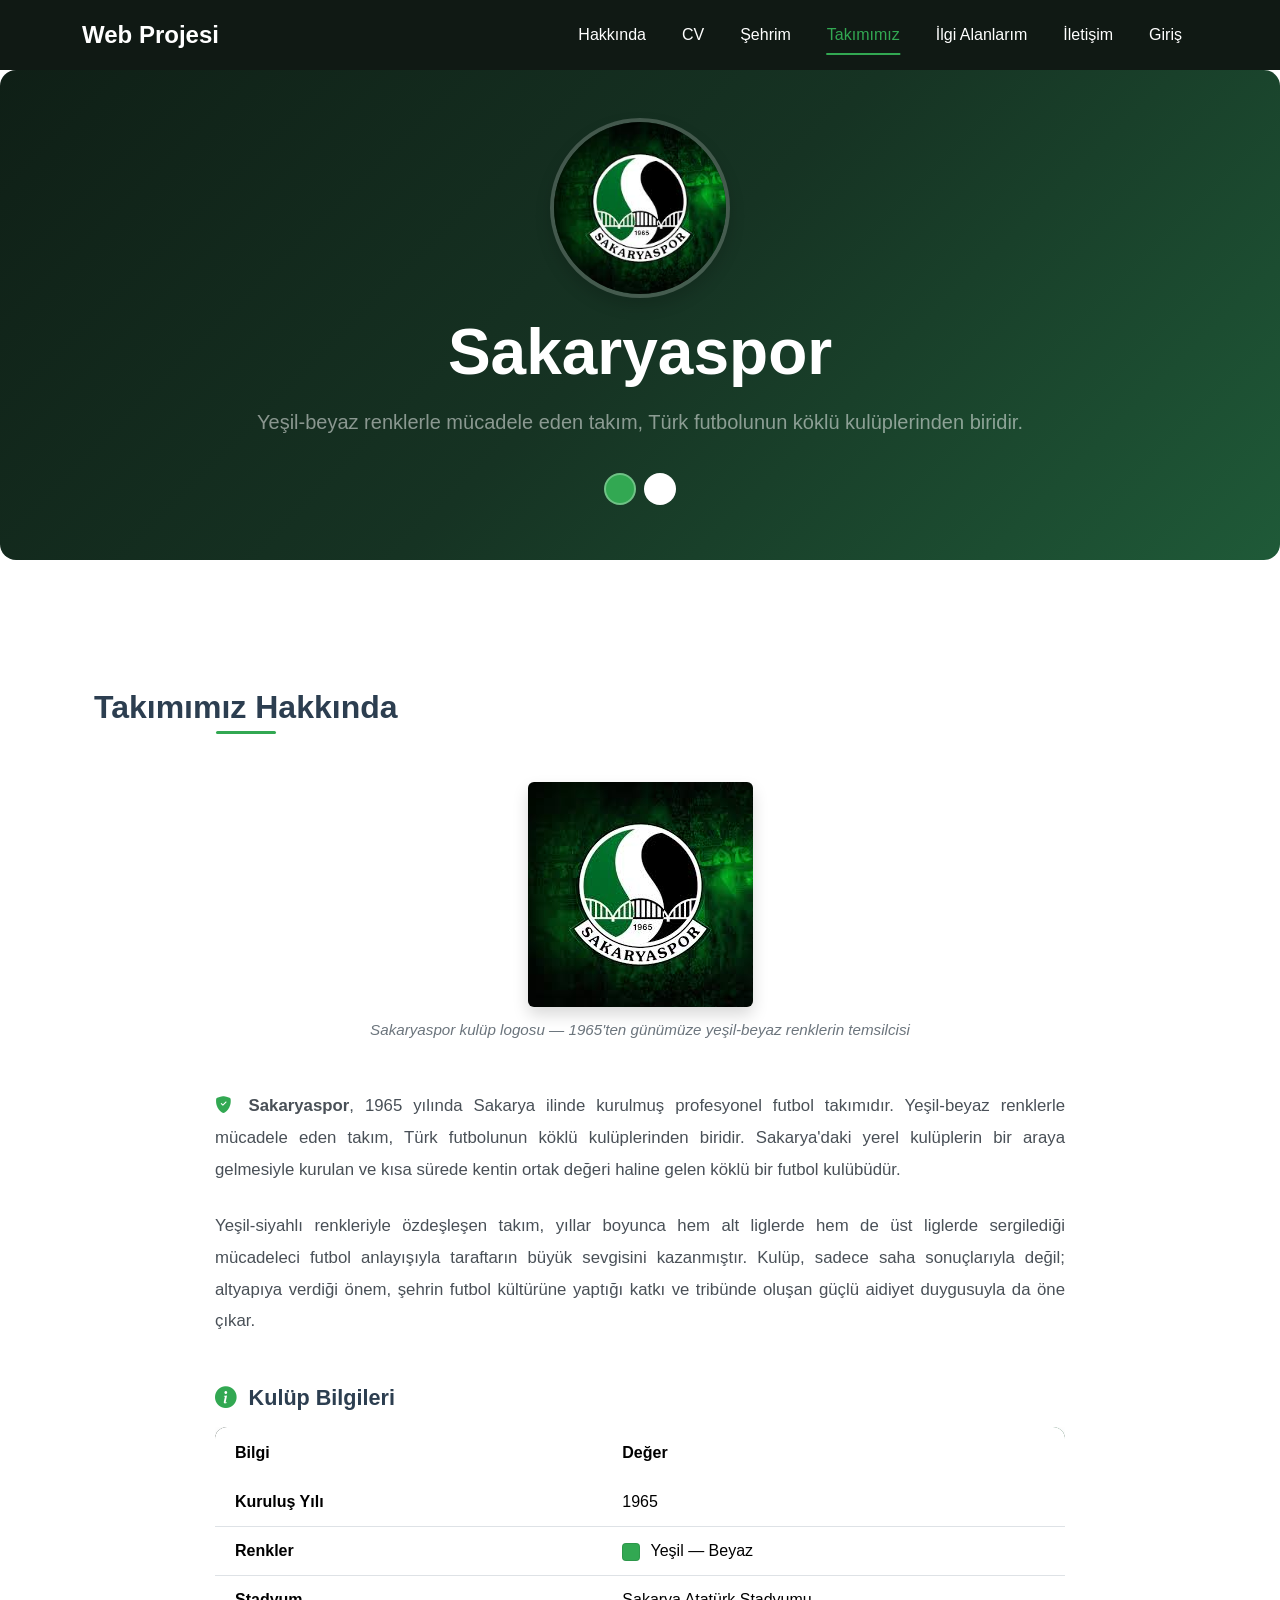
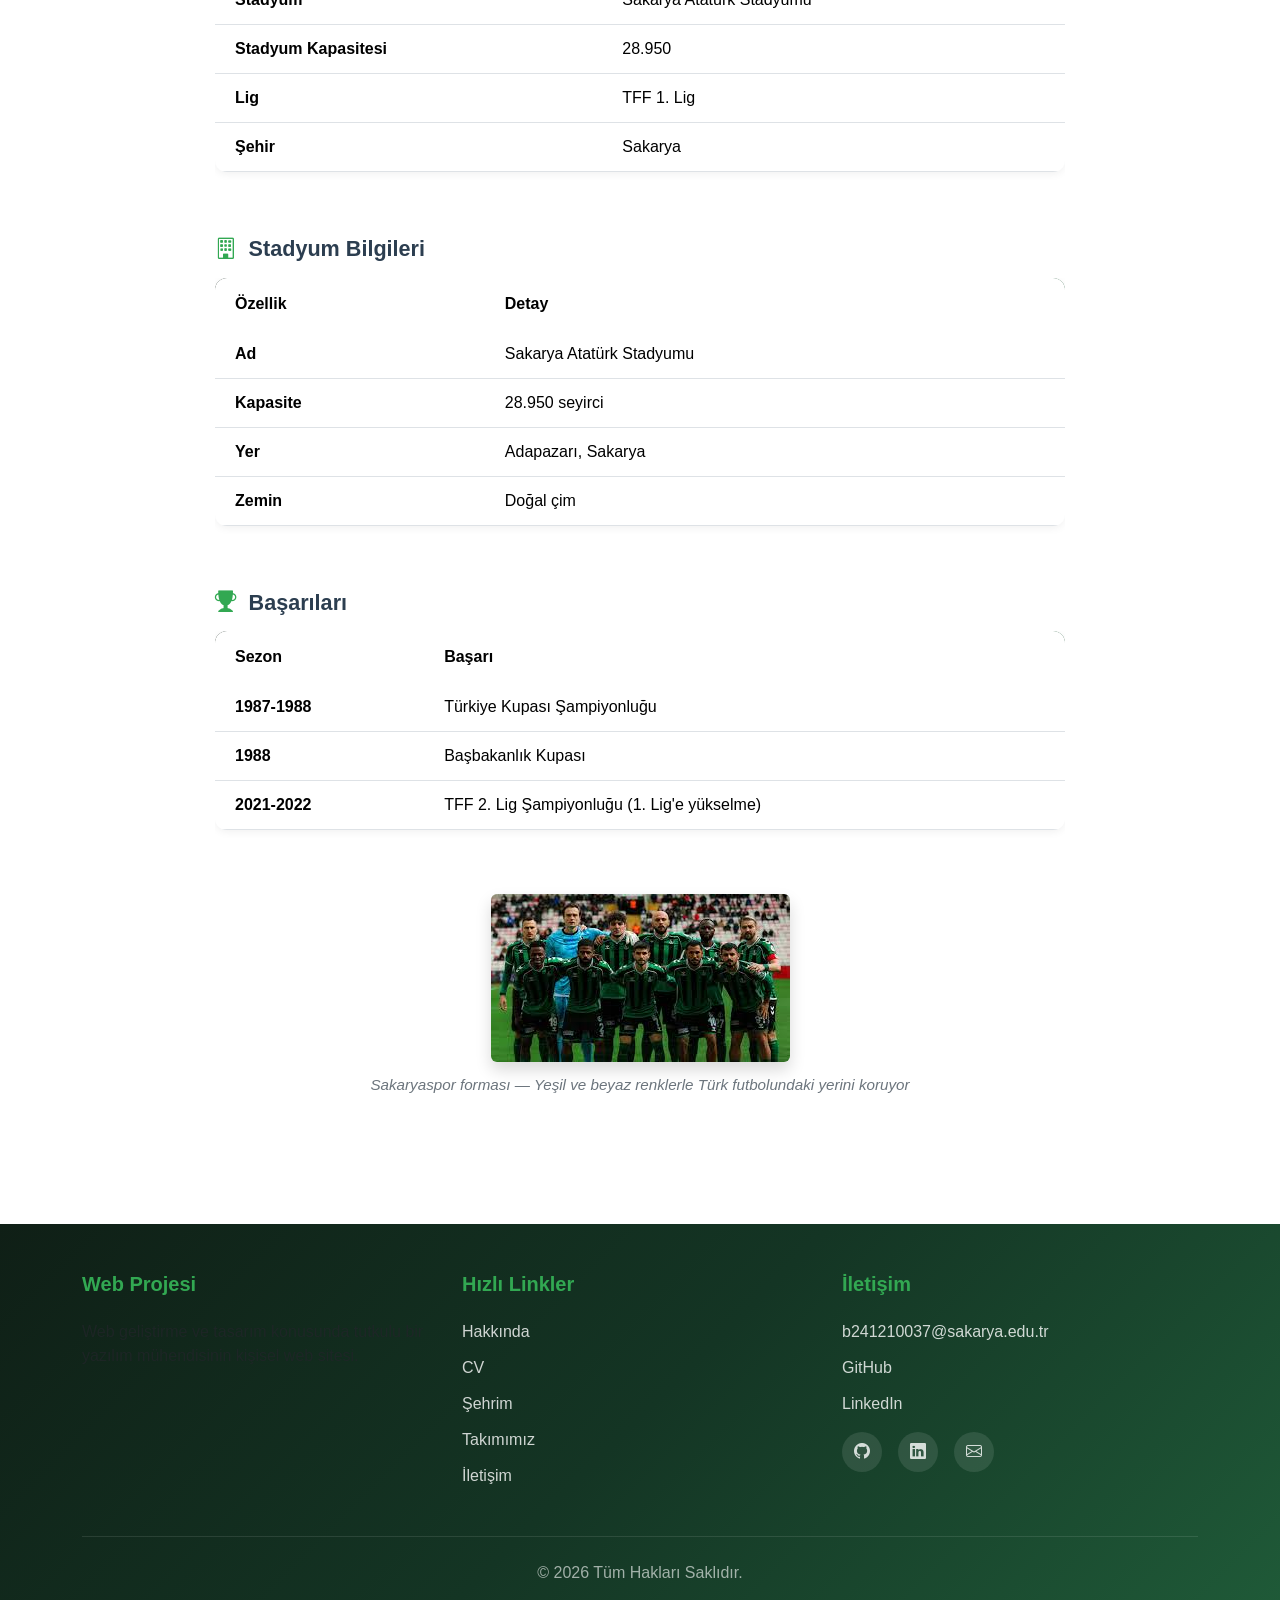
<file: takim.html>
<!DOCTYPE html>
<html lang="tr">
<head>
    <meta charset="UTF-8">
    <meta name="viewport" content="width=device-width, initial-scale=1.0">
    <title>Takımımız - Sakaryaspor | Web Projesi</title>
    <meta name="description" content="Sakaryaspor tarihçesi ve başarıları.">
    <link rel="stylesheet" href="https://cdn.jsdelivr.net/npm/bootstrap@5.3.2/dist/css/bootstrap.min.css">
    <link rel="stylesheet" href="https://cdn.jsdelivr.net/npm/bootstrap-icons@1.11.1/font/bootstrap-icons.css">
    <link rel="stylesheet" href="css/style.css">
</head>
<body>
    <nav class="navbar navbar-dark fixed-top">
        <div class="container">
            <a class="navbar-brand" href="index.html">Web Projesi</a>
            <ul class="navbar-nav ms-auto">
                <li class="nav-item"><a class="nav-link" href="index.html">Hakkında</a></li>
                <li class="nav-item"><a class="nav-link" href="cv.html">CV</a></li>
                <li class="nav-item"><a class="nav-link" href="sehir.html">Şehrim</a></li>
                <li class="nav-item"><a class="nav-link active" href="takim.html">Takımımız</a></li>
                <li class="nav-item"><a class="nav-link" href="ilgi.html">İlgi Alanlarım</a></li>
                <li class="nav-item"><a class="nav-link" href="iletisim.html">İletişim</a></li>
                <li class="nav-item"><a class="nav-link" href="login.html">Giriş</a></li>
            </ul>
        </div>
    </nav>

    <header class="team-hero text-center py-5">
        <div class="container">
            <div class="team-hero-badge mb-3">
                <img src="img/sakaryaspor-logo.jpg" alt="Sakaryaspor Logo" class="team-logo-img shadow">
            </div>
            <h1 class="display-3 fw-bold text-white mb-3">Sakaryaspor</h1>
            <p class="lead text-white-50 mb-4">Yeşil-beyaz renklerle mücadele eden takım, Türk futbolunun köklü kulüplerinden biridir.</p>
            <div class="team-colors d-inline-flex gap-2">
                <span class="color-dot color-green" title="Yeşil"></span>
                <span class="color-dot color-white" title="Beyaz"></span>
            </div>
        </div>
    </header>

    <main class="container my-5">
        <section id="takim-tanitim" class="py-5">
            <div class="container">
                <h2 class="section-title text-center mb-5">Takımımız Hakkında</h2>
                <div class="team-details-text">
                    <figure class="team-figure text-center mb-5">
                        <img src="img/sakaryaspor-logo.jpg" alt="Sakaryaspor kulüp logosu" class="team-figure-img img-fluid rounded shadow">
                        <figcaption class="team-figcaption">Sakaryaspor kulüp logosu — 1965'ten günümüze yeşil-beyaz renklerin temsilcisi</figcaption>
                    </figure>

                    <p class="team-detail-paragraph">
                        <i class="bi bi-shield-fill-check accent-icon"></i>
                        <strong>Sakaryaspor</strong>, 1965 yılında Sakarya ilinde kurulmuş profesyonel futbol takımıdır. Yeşil-beyaz renklerle mücadele eden takım, Türk futbolunun köklü kulüplerinden biridir. Sakarya'daki yerel kulüplerin bir araya gelmesiyle kurulan ve kısa sürede kentin ortak değeri haline gelen köklü bir futbol kulübüdür.
                    </p>
                    <p class="team-detail-paragraph">
                        Yeşil-siyahlı renkleriyle özdeşleşen takım, yıllar boyunca hem alt liglerde hem de üst liglerde sergilediği mücadeleci futbol anlayışıyla taraftarın büyük sevgisini kazanmıştır. Kulüp, sadece saha sonuçlarıyla değil; altyapıya verdiği önem, şehrin futbol kültürüne yaptığı katkı ve tribünde oluşan güçlü aidiyet duygusuyla da öne çıkar.
                    </p>

                    <h3 class="team-sub-title mt-5 mb-3">
                        <i class="bi bi-info-circle-fill accent-icon"></i> Kulüp Bilgileri
                    </h3>
                    <div class="table-responsive">
                        <table class="table team-table">
                            <thead>
                                <tr>
                                    <th>Bilgi</th>
                                    <th>Değer</th>
                                </tr>
                            </thead>
                            <tbody>
                                <tr>
                                    <td><strong>Kuruluş Yılı</strong></td>
                                    <td>1965</td>
                                </tr>
                                <tr>
                                    <td><strong>Renkler</strong></td>
                                    <td>
                                        <span class="color-swatch color-green-sw"></span> Yeşil — Beyaz
                                    </td>
                                </tr>
                                <tr>
                                    <td><strong>Stadyum</strong></td>
                                    <td>Sakarya Atatürk Stadyumu</td>
                                </tr>
                                <tr>
                                    <td><strong>Stadyum Kapasitesi</strong></td>
                                    <td>28.950</td>
                                </tr>
                                <tr>
                                    <td><strong>Lig</strong></td>
                                    <td>TFF 1. Lig</td>
                                </tr>
                                <tr>
                                    <td><strong>Şehir</strong></td>
                                    <td>Sakarya</td>
                                </tr>
                            </tbody>
                        </table>
                    </div>

                    <h3 class="team-sub-title mt-5 mb-3">
                        <i class="bi bi-building accent-icon"></i> Stadyum Bilgileri
                    </h3>
                    <div class="table-responsive">
                        <table class="table team-table">
                            <thead>
                                <tr>
                                    <th>Özellik</th>
                                    <th>Detay</th>
                                </tr>
                            </thead>
                            <tbody>
                                <tr>
                                    <td><strong>Ad</strong></td>
                                    <td>Sakarya Atatürk Stadyumu</td>
                                </tr>
                                <tr>
                                    <td><strong>Kapasite</strong></td>
                                    <td>28.950 seyirci</td>
                                </tr>
                                <tr>
                                    <td><strong>Yer</strong></td>
                                    <td>Adapazarı, Sakarya</td>
                                </tr>
                                <tr>
                                    <td><strong>Zemin</strong></td>
                                    <td>Doğal çim</td>
                                </tr>
                            </tbody>
                        </table>
                    </div>

                    <h3 class="team-sub-title mt-5 mb-3">
                        <i class="bi bi-trophy-fill accent-icon"></i> Başarıları
                    </h3>
                    <div class="table-responsive">
                        <table class="table team-table">
                            <thead>
                                <tr>
                                    <th>Sezon</th>
                                    <th>Başarı</th>
                                </tr>
                            </thead>
                            <tbody>
                                <tr>
                                    <td><strong>1987-1988</strong></td>
                                    <td>Türkiye Kupası Şampiyonluğu</td>
                                </tr>
                                <tr>
                                    <td><strong>1988</strong></td>
                                    <td>Başbakanlık Kupası</td>
                                </tr>
                                <tr>
                                    <td><strong>2021-2022</strong></td>
                                    <td>TFF 2. Lig Şampiyonluğu (1. Lig'e yükselme)</td>
                                </tr>
                            </tbody>
                        </table>
                    </div>

                    <figure class="team-figure text-center mt-5">
                        <img src="img/sakaryaspor-forma.jpg" alt="Sakaryaspor forma" class="team-figure-img img-fluid rounded shadow">
                        <figcaption class="team-figcaption">Sakaryaspor forması — Yeşil ve beyaz renklerle Türk futbolundaki yerini koruyor</figcaption>
                    </figure>
                </div>
            </div>
        </section>
    </main>

    <footer>
        <div class="container">
            <div class="row">
                <div class="col-md-4 mb-4 mb-md-0">
                    <h5>Web Projesi</h5>
                    <p class="text-muted">Web geliştirme ve tasarım konusunda tutkulu bir yazılım mühendisinin kişisel web sitesi.</p>
                </div>
                <div class="col-md-4 mb-4 mb-md-0">
                    <h5>Hızlı Linkler</h5>
                    <ul>
                        <li><a href="index.html">Hakkında</a></li>
                        <li><a href="cv.html">CV</a></li>
                        <li><a href="sehir.html">Şehrim</a></li>
                        <li><a href="takim.html">Takımımız</a></li>
                        <li><a href="iletisim.html">İletişim</a></li>
                    </ul>
                </div>
                <div class="col-md-4">
                    <h5>İletişim</h5>
                    <ul>
                        <li><a href="mailto:b241210037@sakarya.edu.tr">b241210037@sakarya.edu.tr</a></li>
                        <li><a href="https://github.com/emrezorlu1239" target="_blank">GitHub</a></li>
                        <li><a href="https://www.linkedin.com/in/emre-zorlu-61131b31a/" target="_blank">LinkedIn</a></li>
                    </ul>
                    <div class="footer-social">
                        <a href="https://github.com/emrezorlu1239" target="_blank"><i class="bi bi-github"></i></a>
                        <a href="https://www.linkedin.com/in/emre-zorlu-61131b31a/" target="_blank"><i class="bi bi-linkedin"></i></a>
                        <a href="mailto:b241210037@sakarya.edu.tr"><i class="bi bi-envelope"></i></a>
                    </div>
                </div>
            </div>
            <div class="footer-bottom">
                <p class="mb-0">&copy; 2026 Tüm Hakları Saklıdır.</p>
            </div>
        </div>
    </footer>

    <script src="https://cdn.jsdelivr.net/npm/bootstrap@5.3.2/dist/js/bootstrap.bundle.min.js"></script>
    <script src="js/main.js"></script>
</body>
</html>
</file>
<file: css/style.css>
:root {
    --accent-color: #32a852;
    --navbar-bg: #101914;
}

* {
    margin: 0;
    padding: 0;
    box-sizing: border-box;
}

body {
    min-height: 100vh;
    display: flex;
    flex-direction: column;
    font-family: -apple-system, BlinkMacSystemFont, 'Segoe UI', Roboto, sans-serif;
    padding-top: 70px;
}

main {
    flex: 1;
}

.navbar {
    position: fixed;
    top: 0;
    left: 0;
    right: 0;
    z-index: 1000;
    padding: 0.75rem 0;
    transition: background-color 0.3s ease;
}

.navbar-dark {
    background-color: var(--navbar-bg);
}

.navbar-brand {
    font-weight: 700;
    font-size: 1.5rem;
    color: #fff !important;
}

.nav-link {
    position: relative;
    padding: 0.5rem 1rem !important;
    color: #fff !important;
    text-decoration: none;
    transition: color 0.3s ease;
    white-space: nowrap;
}

.nav-link::after {
    content: '';
    position: absolute;
    bottom: 0;
    left: 50%;
    width: 0;
    height: 2px;
    background-color: var(--accent-color);
    transition: all 0.3s ease;
    transform: translateX(-50%);
}

.nav-link:hover {
    color: var(--accent-color) !important;
}

.nav-link:hover::after {
    width: 70%;
}

.nav-link.active {
    color: var(--accent-color) !important;
}

.nav-link.active::after {
    width: 70%;
}

.navbar-nav {
    display: flex;
    flex-direction: row;
    gap: 0.25rem;
}

.navbar-nav .nav-item {
    display: flex;
}

footer {
    background: linear-gradient(135deg, #0f1f16 0%, #143524 50%, #1f5a38 100%);
    color: #fff;
    padding: 3rem 0 1.5rem;
}

footer h5 {
    font-weight: 600;
    margin-bottom: 1.5rem;
    color: var(--accent-color);
}

footer ul {
    list-style: none;
    padding: 0;
}

footer ul li {
    margin-bottom: 0.75rem;
}

footer a {
    color: rgba(255, 255, 255, 0.8);
    text-decoration: none;
    transition: all 0.3s ease;
}

footer a:hover {
    color: var(--accent-color);
    padding-left: 5px;
}

.footer-social {
    display: flex;
    gap: 1rem;
    margin-top: 1rem;
}

.footer-social a {
    display: flex;
    align-items: center;
    justify-content: center;
    width: 40px;
    height: 40px;
    border-radius: 50%;
    background: rgba(255, 255, 255, 0.1);
    transition: all 0.3s ease;
}

.footer-social a:hover {
    background: var(--accent-color);
    transform: translateY(-3px);
}

.footer-bottom {
    border-top: 1px solid rgba(255, 255, 255, 0.1);
    padding-top: 1.5rem;
    margin-top: 2rem;
    text-align: center;
    color: rgba(255, 255, 255, 0.6);
}

.hero-section {
    background: linear-gradient(135deg, #eef7f1 0%, #dff2e5 100%);
    border-radius: 1rem;
    margin-bottom: 2rem;
}

.hero-profile-img {
    width: 180px;
    height: 180px;
    object-fit: cover;
    border-radius: 50%;
    border: 4px solid #fff;
    box-shadow: 0 4px 15px rgba(0, 0, 0, 0.15);
}

.section-title {
    font-weight: 700;
    color: #2c3e50;
    position: relative;
    display: inline-block;
    padding-bottom: 0.5rem;
}

.section-title::after {
    content: '';
    position: absolute;
    bottom: 0;
    left: 50%;
    transform: translateX(-50%);
    width: 60px;
    height: 3px;
    background-color: var(--accent-color);
    border-radius: 2px;
}

.about-content {
    border-left: 4px solid var(--accent-color);
    font-size: 1.1rem;
    line-height: 1.8;
}

.hobby-icon {
    font-size: 3rem;
    color: var(--accent-color);
}

.card {
    transition: transform 0.3s ease, box-shadow 0.3s ease;
}

.card:hover {
    transform: translateY(-5px);
    box-shadow: 0 8px 25px rgba(0, 0, 0, 0.15);
}

.media-card {
    background: #f8f9fa;
    padding: 1rem;
    border-radius: 1rem;
}

.video-container iframe {
    border-radius: 0.5rem;
}

.social-btn {
    display: inline-flex;
    align-items: center;
    gap: 0.5rem;
    padding: 0.75rem 1.5rem;
    border-radius: 2rem;
    text-decoration: none;
    font-weight: 600;
    transition: all 0.3s ease;
}

.social-btn i {
    font-size: 1.5rem;
}

.social-btn:hover {
    transform: translateY(-3px);
}

.social-btn.github-btn {
    background-color: #24292e;
    color: #fff;
}

.social-btn.linkedin-btn {
    background-color: #0077b5;
    color: #fff;
}

.social-btn.email-btn {
    background-color: #ea4335;
    color: #fff;
}

.cv-header {
    background: linear-gradient(135deg, #eef7f1 0%, #dff2e5 100%);
    border-radius: 1rem;
    margin-bottom: 2rem;
}

.cv-profile-img {
    width: 160px;
    height: 160px;
    object-fit: cover;
    border-radius: 50%;
    border: 4px solid #fff;
    box-shadow: 0 4px 15px rgba(0, 0, 0, 0.15);
}

.cv-section {
    background: #fff;
    padding: 1.5rem;
    border-radius: 1rem;
    box-shadow: 0 2px 8px rgba(0, 0, 0, 0.1);
}

.edu-card {
    background: #f8f9fa;
    padding: 1.25rem;
    border-radius: 0.75rem;
    margin-bottom: 1rem;
    border-left: 4px solid var(--accent-color);
}

.edu-year {
    font-weight: 600;
    color: #495057;
    display: block;
    padding-top: 0.25rem;
}

.edu-school {
    color: #6c757d;
    font-weight: 500;
}

.experience-card {
    background: #fff;
    border: 1px solid #dee2e6;
    border-radius: 1rem;
}

.skill-item label {
    font-weight: 500;
}

.personal-skill {
    background-color: #e9ecef;
    color: #495057;
    padding: 0.5rem 1rem;
    font-size: 0.9rem;
    border-radius: 2rem;
}

.city-header {
    background: linear-gradient(135deg, #eef7f1 0%, #dff2e5 100%);
    border-radius: 1rem;
    margin-bottom: 2rem;
}

.info-card {
    background: #fff;
    padding: 1.5rem;
    border-radius: 1rem;
    box-shadow: 0 2px 8px rgba(0, 0, 0, 0.1);
}

.info-card .card-title {
    color: var(--accent-color);
    font-weight: 600;
    margin-bottom: 1rem;
}

.info-card .card-text {
    color: #495057;
    line-height: 1.6;
}

.place-card {
    background: #fff;
    border-radius: 1rem;
    overflow: hidden;
    box-shadow: 0 2px 8px rgba(0, 0, 0, 0.1);
}

.place-card img {
    width: 100%;
    height: 200px;
    object-fit: cover;
}

.place-card .card-body {
    padding: 1.25rem;
}

.place-card .card-title {
    color: #2c3e50;
    font-weight: 600;
}

.place-card .card-text {
    color: #6c757d;
    line-height: 1.6;
}

#galeri .carousel {
    border-radius: 1rem;
    overflow: hidden;
    box-shadow: 0 4px 15px rgba(0, 0, 0, 0.1);
}

.carousel-img {
    height: 500px;
    object-fit: cover;
}

.carousel-control-prev-icon,
.carousel-control-next-icon {
    background-color: rgba(0, 0, 0, 0.5);
    border-radius: 50%;
    background-size: 50%;
}

.carousel-indicators button {
    background-color: rgba(0, 0, 0, 0.5);
}

.carousel-indicators .active {
    background-color: var(--accent-color);
}

.miras-hero {
    background: linear-gradient(135deg, #101914 0%, #163323 50%, #1f5a38 100%);
    color: #fff;
    padding: 5rem 0;
    margin-bottom: 3rem;
    border-radius: 1rem;
}

.miras-hero .display-3 {
    color: #fff;
}

.miras-hero .lead {
    color: rgba(255, 255, 255, 0.9);
    font-size: 1.25rem;
}

.miras-hero img {
    max-height: 400px;
    object-fit: cover;
}

.miras-blockquote {
    background: #fff;
    border-left: 5px solid var(--accent-color);
    box-shadow: 0 4px 20px rgba(0, 0, 0, 0.1);
}

.form-container {
    max-width: 500px;
    margin: 0 auto;
}

.error-message {
    display: none;
    color: #dc3545;
    font-size: 0.875rem;
    margin-top: 0.25rem;
}

.vue-error {
    display: block !important;
}

.valid-tick {
    display: none;
    color: #198754;
    margin-left: 0.5rem;
}

.input-error {
    border-color: #dc3545 !important;
}

.input-valid {
    border-color: #198754 !important;
}

.social-btn.kaggle-btn {
    background-color: #20beff;
    color: #fff;
}

#sosyal {
    background: linear-gradient(135deg, #0c140f 0%, #163323 55%, #1f5a38 100%);
    border-radius: 1rem;
}

#sosyal .section-title {
    color: #fff;
}

#sosyal .social-btn {
    min-width: 210px;
    padding: 0.95rem 1.9rem;
    font-size: 1.05rem;
    justify-content: center;
    border: 1px solid rgba(255, 255, 255, 0.2);
    box-shadow: 0 6px 18px rgba(0, 0, 0, 0.25);
}

#sosyal .social-btn i {
    font-size: 1.65rem;
}

#sosyal .social-btn:hover {
    transform: translateY(-4px) scale(1.02);
}

.carousel-slider {
    position: relative;
    max-width: 960px;
    margin: 0 auto;
    border-radius: 1.5rem;
    overflow: hidden;
    box-shadow: 0 12px 40px rgba(0, 0, 0, 0.15);
    background: #000;
}

.carousel-window {
    overflow: hidden;
    position: relative;
}

.carousel-track {
    display: flex;
    transition: transform 0.6s cubic-bezier(0.22, 1, 0.36, 1);
}

.carousel-slide {
    min-width: 100%;
    position: relative;
    opacity: 0.4;
    transform: scale(0.95);
    transition: all 0.6s cubic-bezier(0.22, 1, 0.36, 1);
}

.carousel-slide.active {
    opacity: 1;
    transform: scale(1);
}

.slide-image {
    position: relative;
    width: 100%;
    height: 520px;
}

.slide-image img {
    width: 100%;
    height: 100%;
    object-fit: cover;
    display: block;
}

.slide-glass {
    position: absolute;
    inset: 0;
    background: linear-gradient(180deg, transparent 60%, rgba(0,0,0,0.4) 100%);
    pointer-events: none;
}

.c-arrow {
    position: absolute;
    top: 50%;
    transform: translateY(-50%);
    width: 50px;
    height: 50px;
    border-radius: 50%;
    border: none;
    background: rgba(255,255,255,0.15);
    backdrop-filter: blur(8px);
    color: #fff;
    font-size: 1.25rem;
    cursor: pointer;
    z-index: 10;
    display: flex;
    align-items: center;
    justify-content: center;
    transition: all 0.3s ease;
}

.c-arrow:hover {
    background: rgba(255,255,255,0.3);
    transform: translateY(-50%) scale(1.08);
}

.c-arrow:active {
    transform: translateY(-50%) scale(0.95);
}

.c-prev {
    left: 1rem;
}

.c-next {
    right: 1rem;
}

.c-progress {
    position: absolute;
    bottom: 0;
    left: 0;
    right: 0;
    height: 4px;
    background: rgba(255,255,255,0.2);
    z-index: 10;
}

.c-progress-bar {
    height: 100%;
    background: var(--accent-color);
    width: 0%;
    transition: width 0.4s ease;
    border-radius: 0 2px 2px 0;
}

.carousel-thumbs {
    display: flex;
    justify-content: center;
    gap: 0.75rem;
    margin-top: 1.25rem;
}

.thumb {
    width: 80px;
    height: 60px;
    border-radius: 0.75rem;
    overflow: hidden;
    border: 2px solid transparent;
    padding: 0;
    cursor: pointer;
    transition: all 0.3s ease;
    opacity: 0.5;
}

.thumb.active {
    border-color: var(--accent-color);
    opacity: 1;
    transform: scale(1.05);
}

.thumb:hover:not(.active) {
    opacity: 0.8;
}

.thumb img {
    width: 100%;
    height: 100%;
    object-fit: cover;
    display: block;
}

@media (max-width: 768px) {
    .slide-image {
        height: 300px;
    }

    .thumb {
        width: 60px;
        height: 45px;
    }

    .c-arrow {
        width: 40px;
        height: 40px;
        font-size: 1rem;
    }

    .c-prev {
        left: 0.5rem;
    }

    .c-next {
        right: 0.5rem;
    }
}

.sakarya-details-text {
    max-width: 850px;
    margin: 0 auto;
}

.sakarya-detail-paragraph {
    font-size: 1.05rem;
    line-height: 1.9;
    color: #495057;
    text-align: justify;
    margin-bottom: 1.5rem;
}

.sakarya-detail-paragraph .accent-icon {
    color: var(--accent-color);
    margin-right: 0.35rem;
}

.sakarya-info-box {
    background: linear-gradient(135deg, #eef7f1 0%, #dff2e5 100%);
    border-left: 4px solid var(--accent-color);
    border-radius: 1rem;
    padding: 1.75rem 2rem;
    margin-top: 2rem;
}

.info-box-title {
    font-weight: 700;
    color: var(--accent-color);
    font-size: 1.15rem;
    margin-bottom: 0.75rem;
}

.info-box-title i {
    margin-right: 0.4rem;
}

.info-box-text {
    color: #2c3e50;
    line-height: 1.85;
    margin-bottom: 0;
    font-size: 1rem;
}

.team-hero {
    background: linear-gradient(135deg, #0f1f16 0%, #163323 50%, #1f5a38 100%);
    border-radius: 1rem;
    margin-bottom: 2rem;
}

.team-hero-badge {
    display: inline-block;
}

.team-logo-img {
    width: 180px;
    height: 180px;
    object-fit: cover;
    border-radius: 50%;
    border: 4px solid rgba(255,255,255,0.2);
}

.team-colors {
    margin-top: 0.75rem;
}

.color-dot {
    display: inline-block;
    width: 32px;
    height: 32px;
    border-radius: 50%;
    border: 2px solid rgba(255,255,255,0.3);
}

.color-green {
    background-color: #32a852;
}

.color-white {
    background-color: #ffffff;
}

.team-sub-title {
    font-weight: 700;
    color: #2c3e50;
    font-size: 1.35rem;
}

.team-sub-title .accent-icon {
    color: var(--accent-color);
    margin-right: 0.35rem;
}

.team-figure {
    margin-bottom: 2rem;
}

.team-figure-img {
    max-width: 100%;
    border-radius: 1rem;
    box-shadow: 0 4px 20px rgba(0,0,0,0.1);
    transition: transform 0.3s ease;
}

.team-figure-img:hover {
    transform: scale(1.02);
}

.team-figcaption {
    margin-top: 0.75rem;
    font-size: 0.95rem;
    color: #6c757d;
    font-style: italic;
    text-align: center;
}

.team-blockquote {
    background: #fff;
    border-left: 5px solid var(--accent-color);
    border-radius: 1rem;
    padding: 1.75rem 2rem;
    margin-bottom: 2rem;
    box-shadow: 0 4px 20px rgba(0,0,0,0.08);
}

.team-blockquote .blockquote-text {
    font-size: 1.1rem;
    color: #2c3e50;
    font-style: italic;
    margin-bottom: 0.5rem;
    line-height: 1.7;
}

.team-blockquote .blockquote-footer {
    font-size: 0.9rem;
    color: #6c757d;
}

.team-table {
    background: #fff;
    border-radius: 0.75rem;
    overflow: hidden;
    box-shadow: 0 2px 8px rgba(0,0,0,0.06);
}

.team-table thead {
    background: linear-gradient(135deg, #0f1f16 0%, #163323 50%, #1f5a38 100%);
    color: #fff;
}

.team-table thead th {
    font-weight: 600;
    padding: 0.85rem 1.25rem;
    border: none;
}

.team-table tbody td {
    padding: 0.75rem 1.25rem;
    vertical-align: middle;
}

.team-table tbody tr:nth-child(even) {
    background-color: #f8f9fa;
}

.team-table tbody tr:hover {
    background-color: #eef7f1;
}

.color-swatch {
    display: inline-block;
    width: 18px;
    height: 18px;
    border-radius: 4px;
    vertical-align: middle;
    margin-right: 6px;
    border: 1px solid rgba(0,0,0,0.1);
}

.color-green-sw {
    background-color: #32a852;
}

.team-details-text {
    max-width: 850px;
    margin: 0 auto;
}

.team-detail-paragraph {
    font-size: 1.05rem;
    line-height: 1.9;
    color: #495057;
    text-align: justify;
    margin-bottom: 1.5rem;
}

.team-detail-paragraph .accent-icon {
    color: var(--accent-color);
    margin-right: 0.35rem;
}

.team-info-box {
    background: linear-gradient(135deg, #eef7f1 0%, #dff2e5 100%);
    border-left: 4px solid var(--accent-color);
    border-radius: 1rem;
    padding: 1.75rem 2rem;
    margin-bottom: 1.5rem;
}

.stadium-info-box {
    background: linear-gradient(135deg, #e8f4fd 0%, #d6eef8 100%);
    border-left: 4px solid #17a2b8;
    border-radius: 1rem;
    padding: 1.75rem 2rem;
    margin-bottom: 1.5rem;
}

.stadium-info-box .info-box-title {
    color: #17a2b8;
}

.success-info-box {
    background: linear-gradient(135deg, #fff8e1 0%, #fff3cd 100%);
    border-left: 4px solid #ffc107;
    border-radius: 1rem;
    padding: 1.75rem 2rem;
    margin-bottom: 1.5rem;
}

.success-info-box .info-box-title {
    color: #d4a017;
}

@media (max-width: 768px) {
    .team-logo-img {
        width: 140px;
        height: 140px;
    }
}

.cv-header h1 {
    color: #000;
    font-weight: 700;
}

.cv-card {
    background: #fff;
    padding: 1.5rem;
    border-radius: 1rem;
    box-shadow: 0 2px 8px rgba(0,0,0,0.1);
    border: 1px solid #e9ecef;
    height: 100%;
}

.github-card-btn {
    background-color: #24292e;
    color: #fff;
    border: none;
    border-radius: 2rem;
    padding: 0.85rem 2rem;
    font-weight: 600;
    font-size: 1.15rem;
    text-decoration: none;
    display: inline-flex;
    align-items: center;
    gap: 0.5rem;
    width: 100%;
    justify-content: center;
}

.github-card-btn:hover {
    background-color: #00A651;
    color: #fff;
}

.games-section-title {
    color: #00A651;
}

.card:hover {
    transform: translateY(-4px);
    box-shadow: 0 8px 24px rgba(0,166,81,0.15);
}

.card {
    transition: transform 0.3s ease, box-shadow 0.3s ease;
    border: 1px solid #e9ecef;
}

.card-img-top {
    height: 200px;
    object-fit: cover;
}

.spinner-lg {
    width: 3rem;
    height: 3rem;
}

.contact-page-title {
    color: #000;
}

.section-title {
    color: #2c3e50;
}

#iletisim .section-title::after,
.games-section-title::after {
    background-color: #00A651;
}

.form-control:focus,
.form-select:focus {
    border-color: #00A651;
    box-shadow: 0 0 0 0.2rem rgba(0, 166, 81, 0.25);
}

.error-message {
    display: none;
    color: #dc3545;
    font-size: 0.875rem;
    margin-top: 0.25rem;
}

.vue-error {
    display: block !important;
}

.valid-tick {
    display: none;
    color: #198754;
    margin-left: 0.5rem;
}

.input-error {
    border-color: #dc3545 !important;
}

.input-valid {
    border-color: #198754 !important;
}

.btn-native {
    background-color: #00A651;
    border-color: #00A651;
    color: #fff;
}

.btn-native:hover {
    background-color: #008c44;
    border-color: #008c44;
    color: #fff;
}

.login-page-main {
    min-height: calc(100vh - 200px);
    background-color: #f8f9fa;
}

.login-card {
    background: #fff;
    border-radius: 1rem;
    box-shadow: 0 4px 20px rgba(0, 166, 81, 0.15);
    border: 1px solid #e9ecef;
    padding: 2.5rem;
}

.login-header {
    text-align: center;
    margin-bottom: 2rem;
}

.login-header h1 {
    color: #000;
    font-weight: 700;
}

.login-icon {
    font-size: 4rem;
    color: #00A651;
}

.btn-login {
    background-color: #00A651;
    border-color: #00A651;
    color: #fff;
    padding: 0.75rem;
    font-weight: 600;
    border-radius: 0.5rem;
    transition: all 0.3s ease;
}

.btn-login:hover {
    background-color: #008c44;
    border-color: #008c44;
    color: #fff;
    transform: translateY(-2px);
}

.alert-error {
    background-color: #f8d7da;
    border-color: #f5c6cb;
    color: #721c24;
    padding: 0.75rem 1rem;
    border-radius: 0.5rem;
    margin-bottom: 1rem;
    display: none;
}

.login-error {
    display: none;
    color: #dc3545;
    font-size: 0.875rem;
    margin-top: 0.25rem;
}

@media (max-width: 768px) {
    .hero-profile-img {
        width: 150px;
        height: 150px;
    }

    .display-4 {
        font-size: 2rem;
    }

    .section-title {
        font-size: 1.75rem;
    }

    .carousel-img {
        height: 300px;
    }

    .miras-hero {
        padding: 3rem 0;
    }

    .miras-hero .display-3 {
        font-size: 2rem;
    }

    .miras-hero img {
        max-height: 250px;
    }

    footer {
        text-align: center;
    }

    .footer-social {
        justify-content: center;
    }

    .navbar-nav {
        flex-wrap: wrap;
        justify-content: center;
    }
}
</file>
